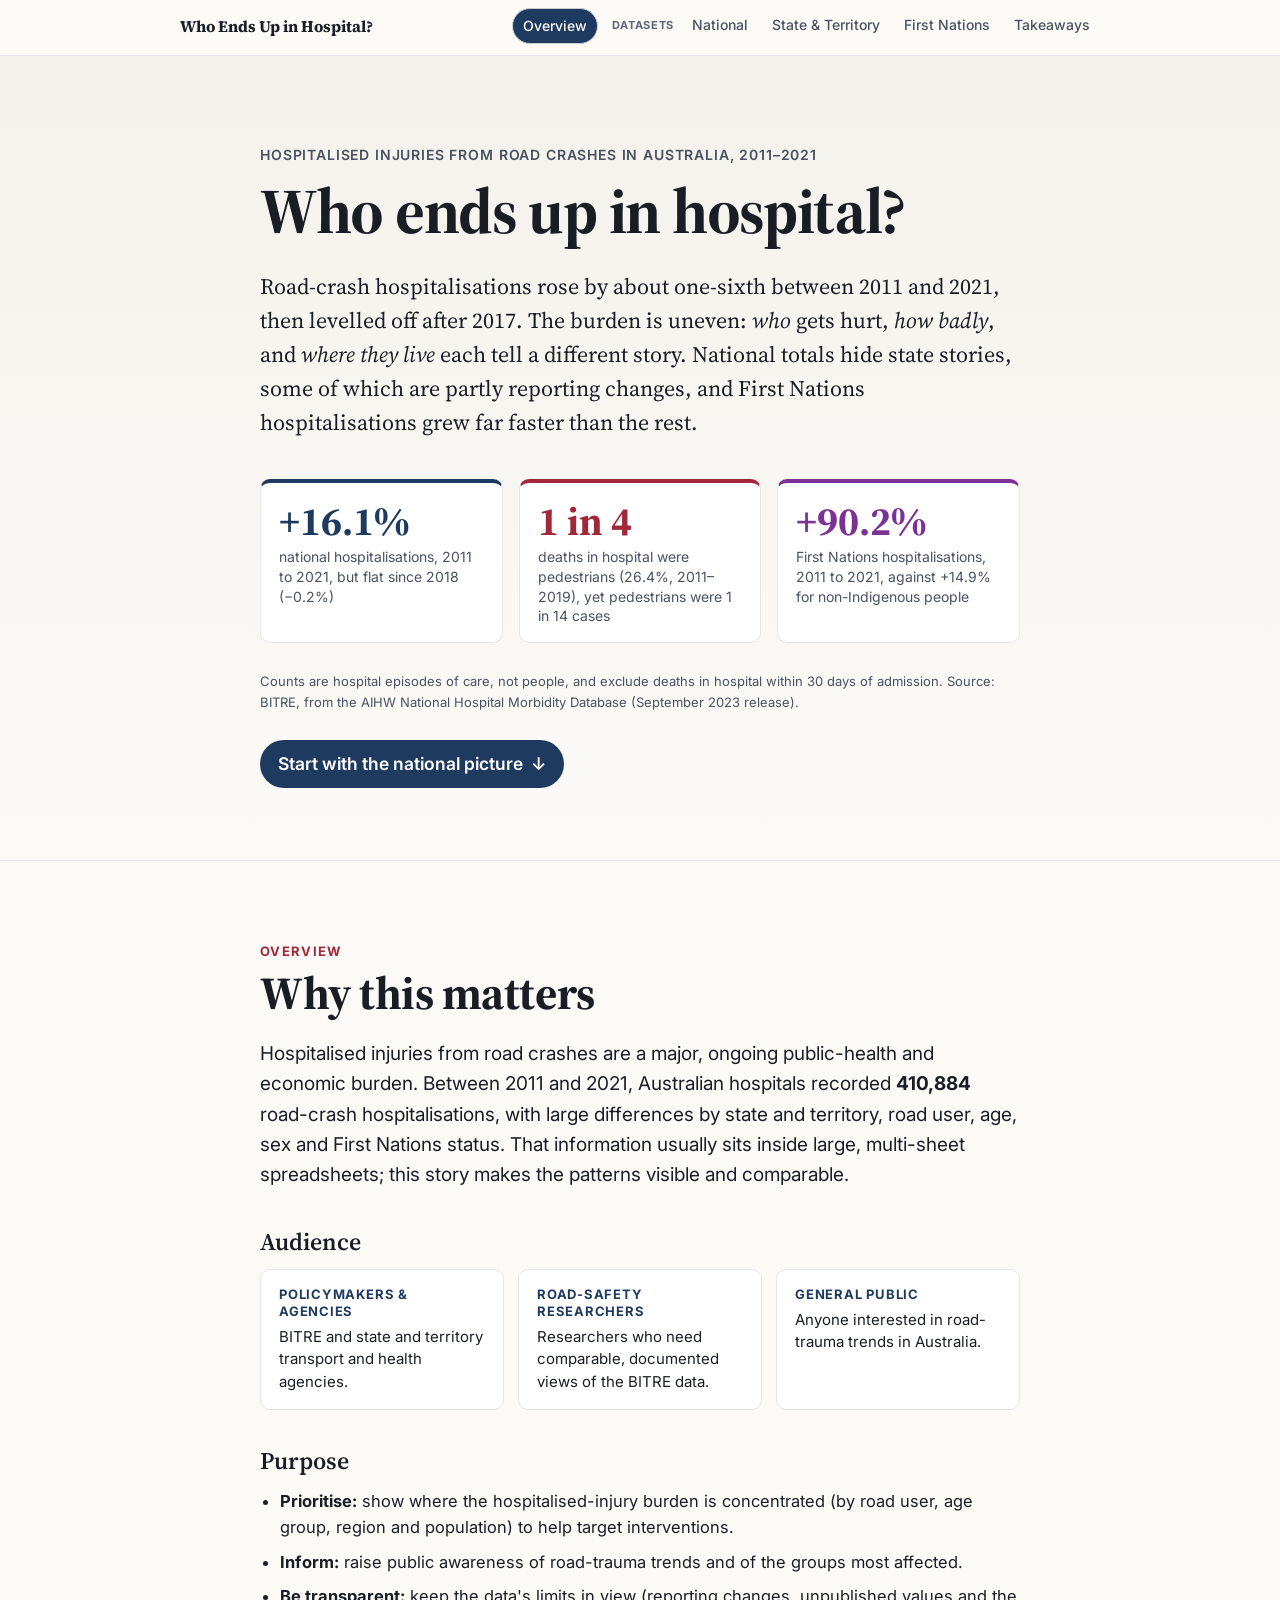
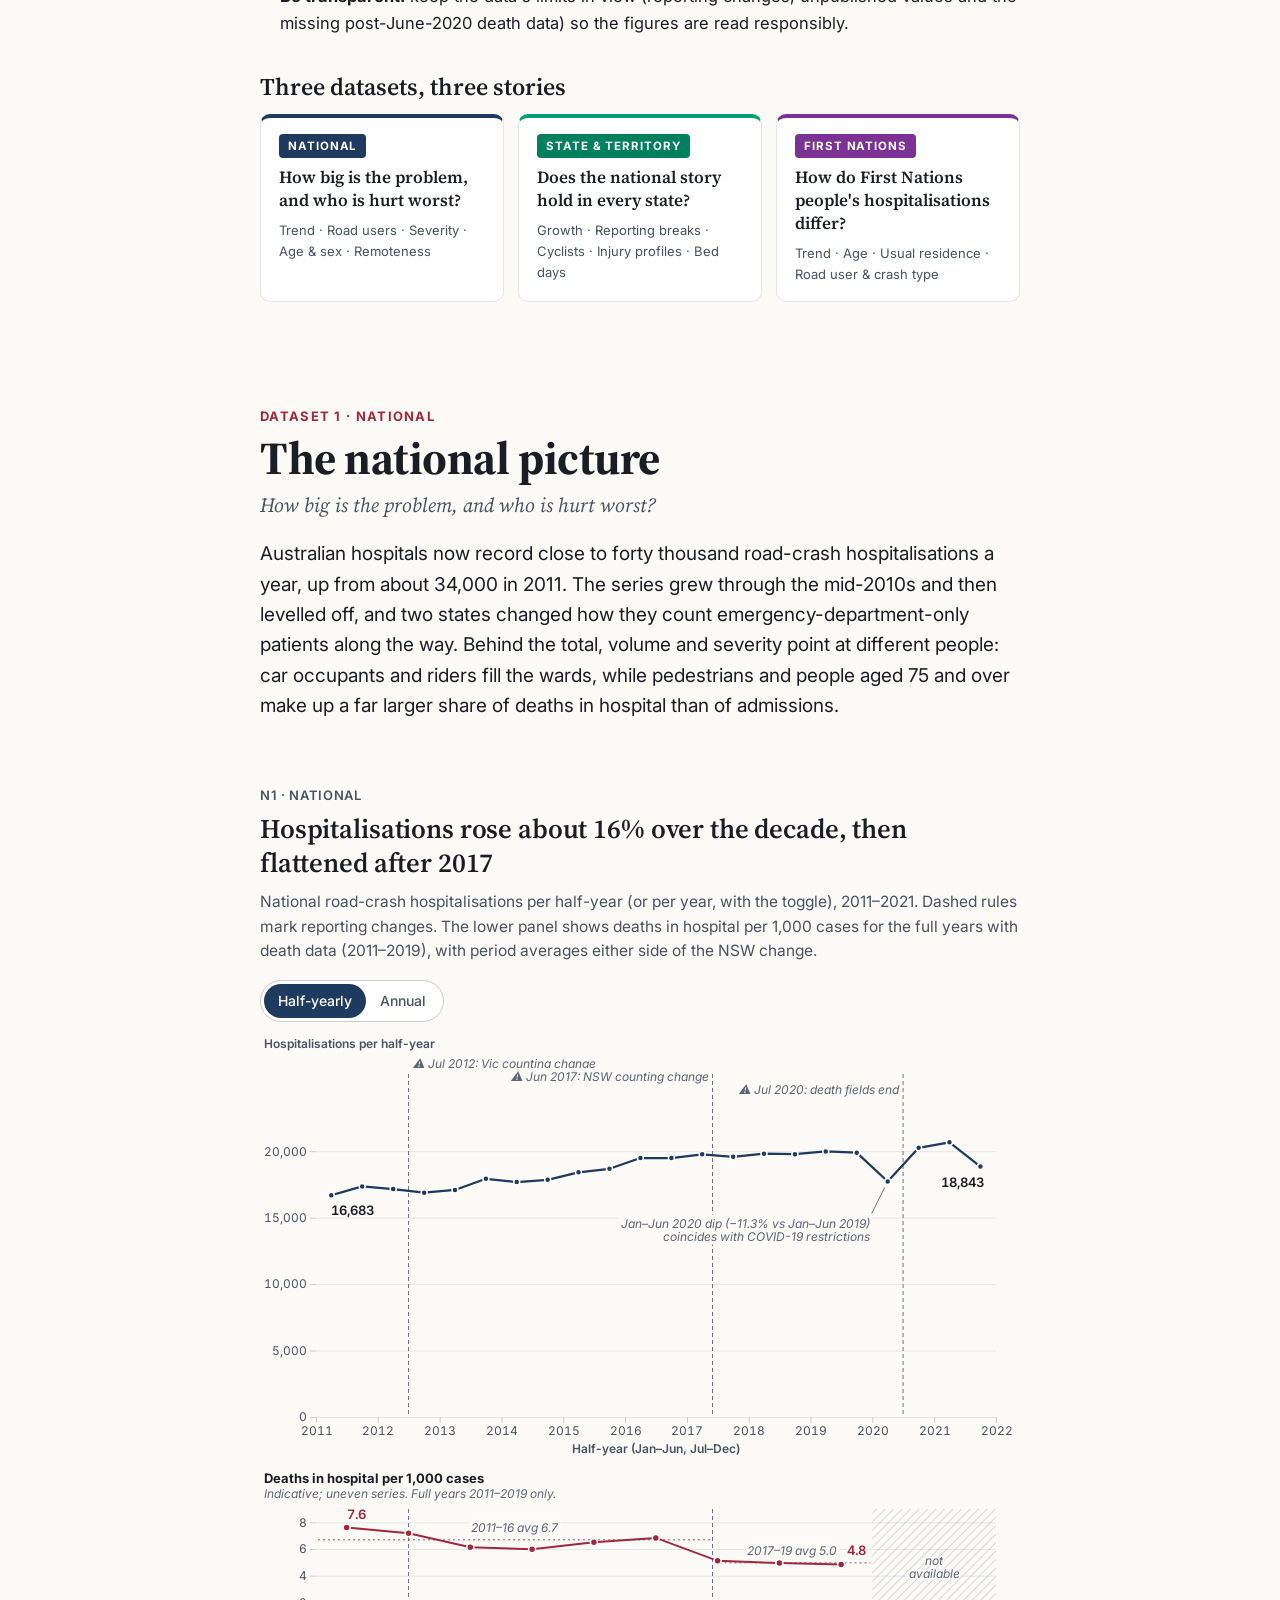
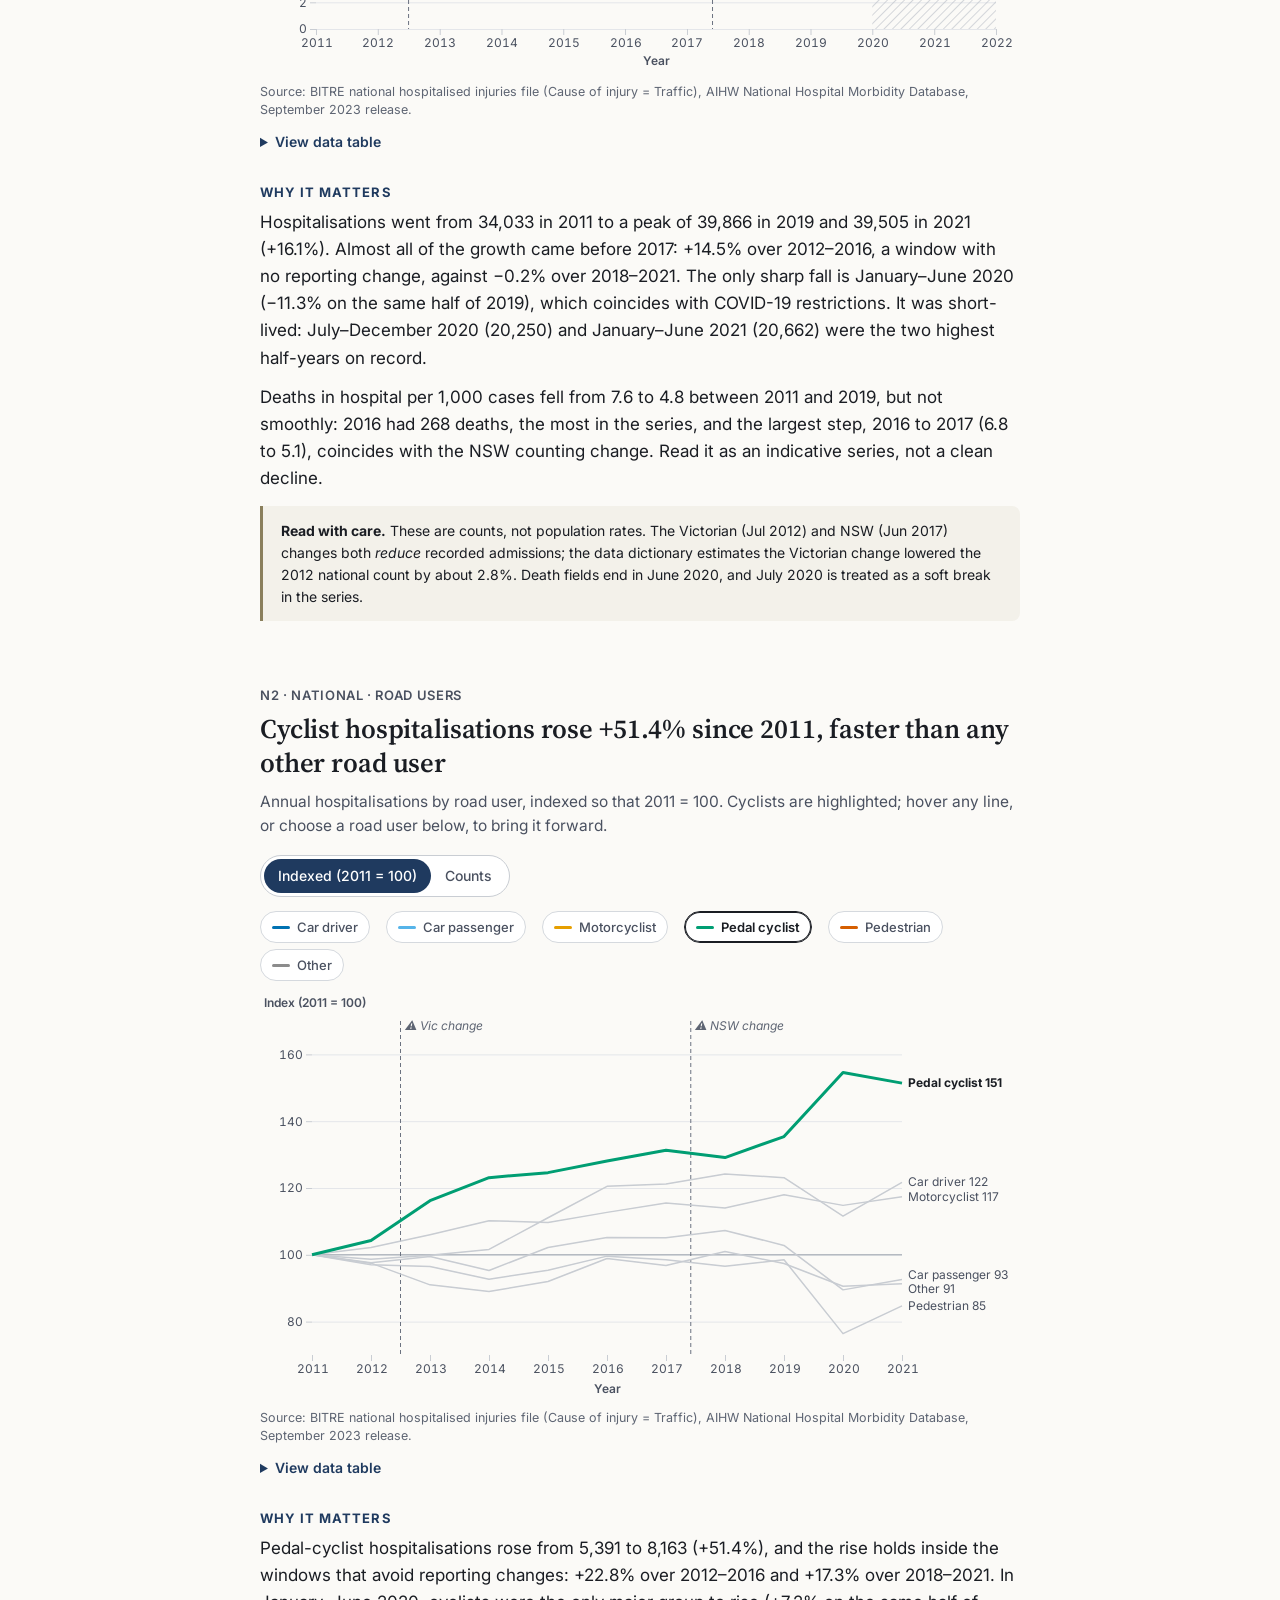
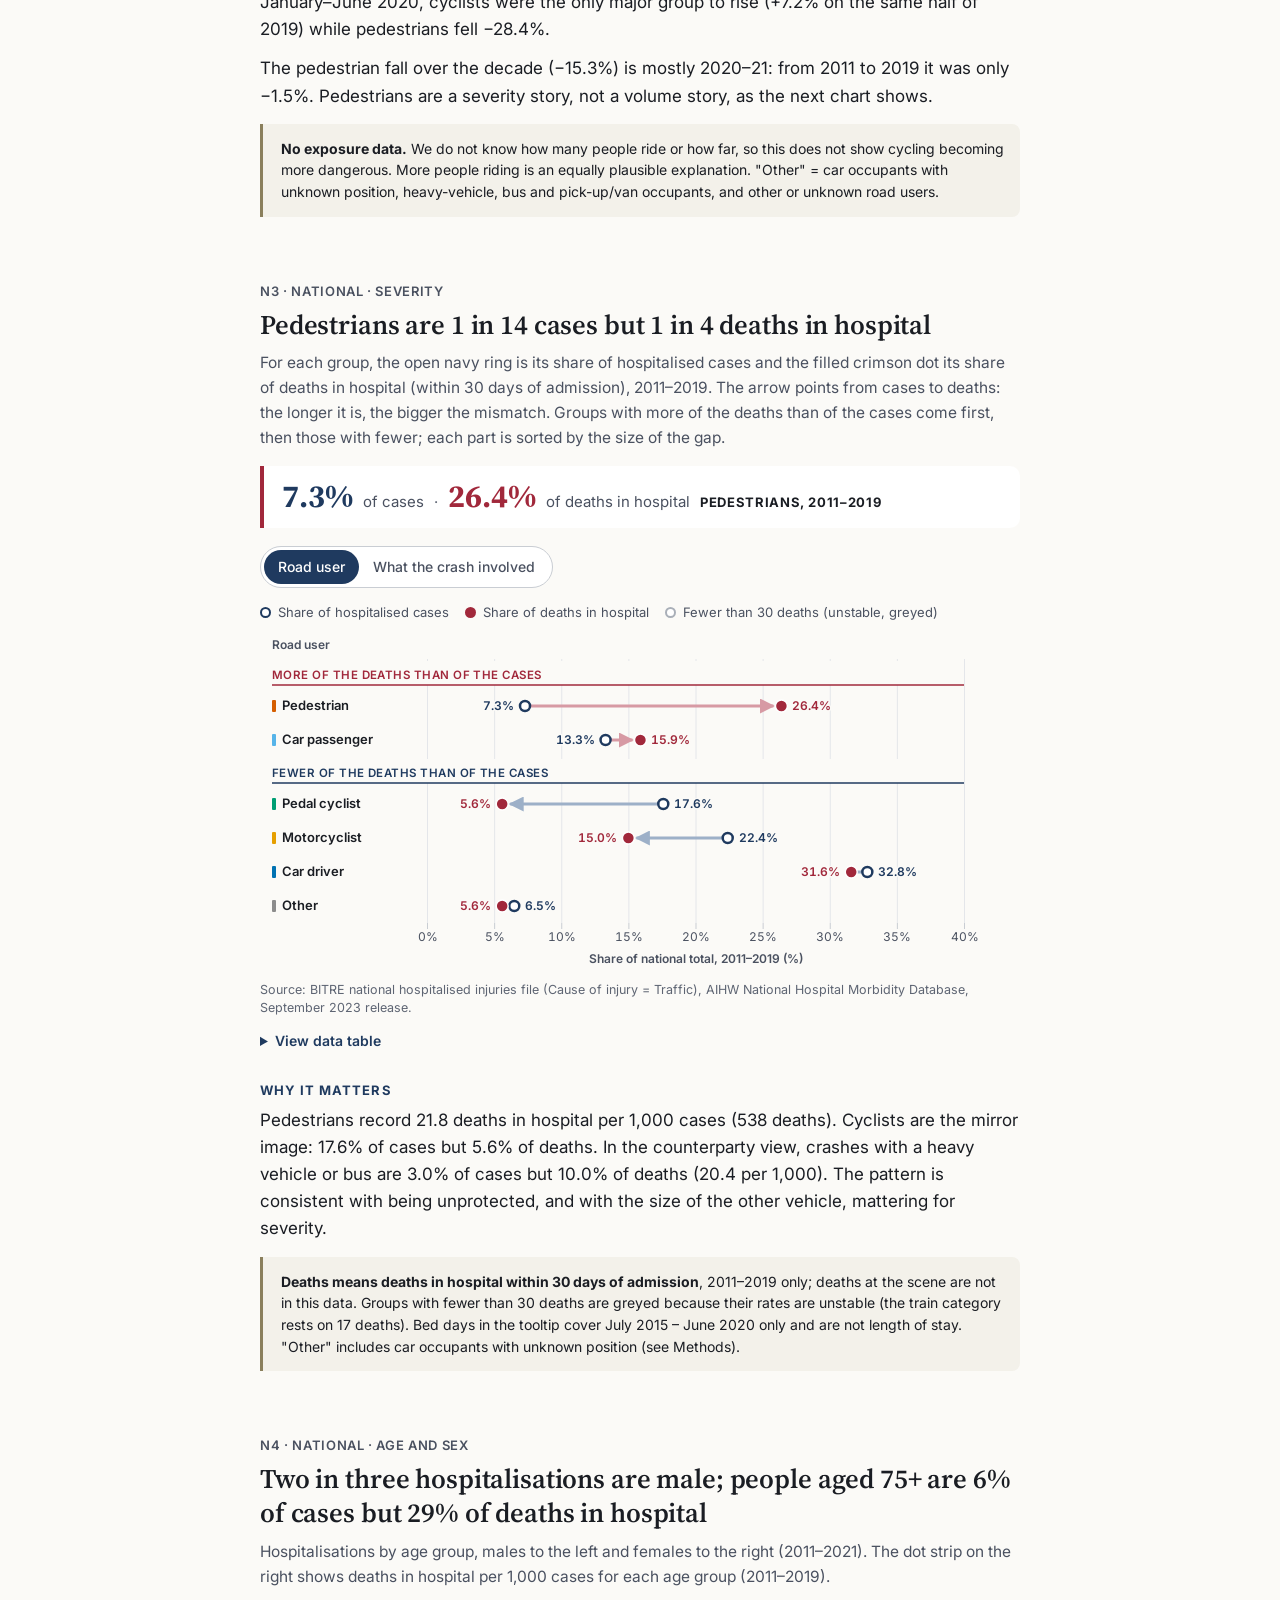
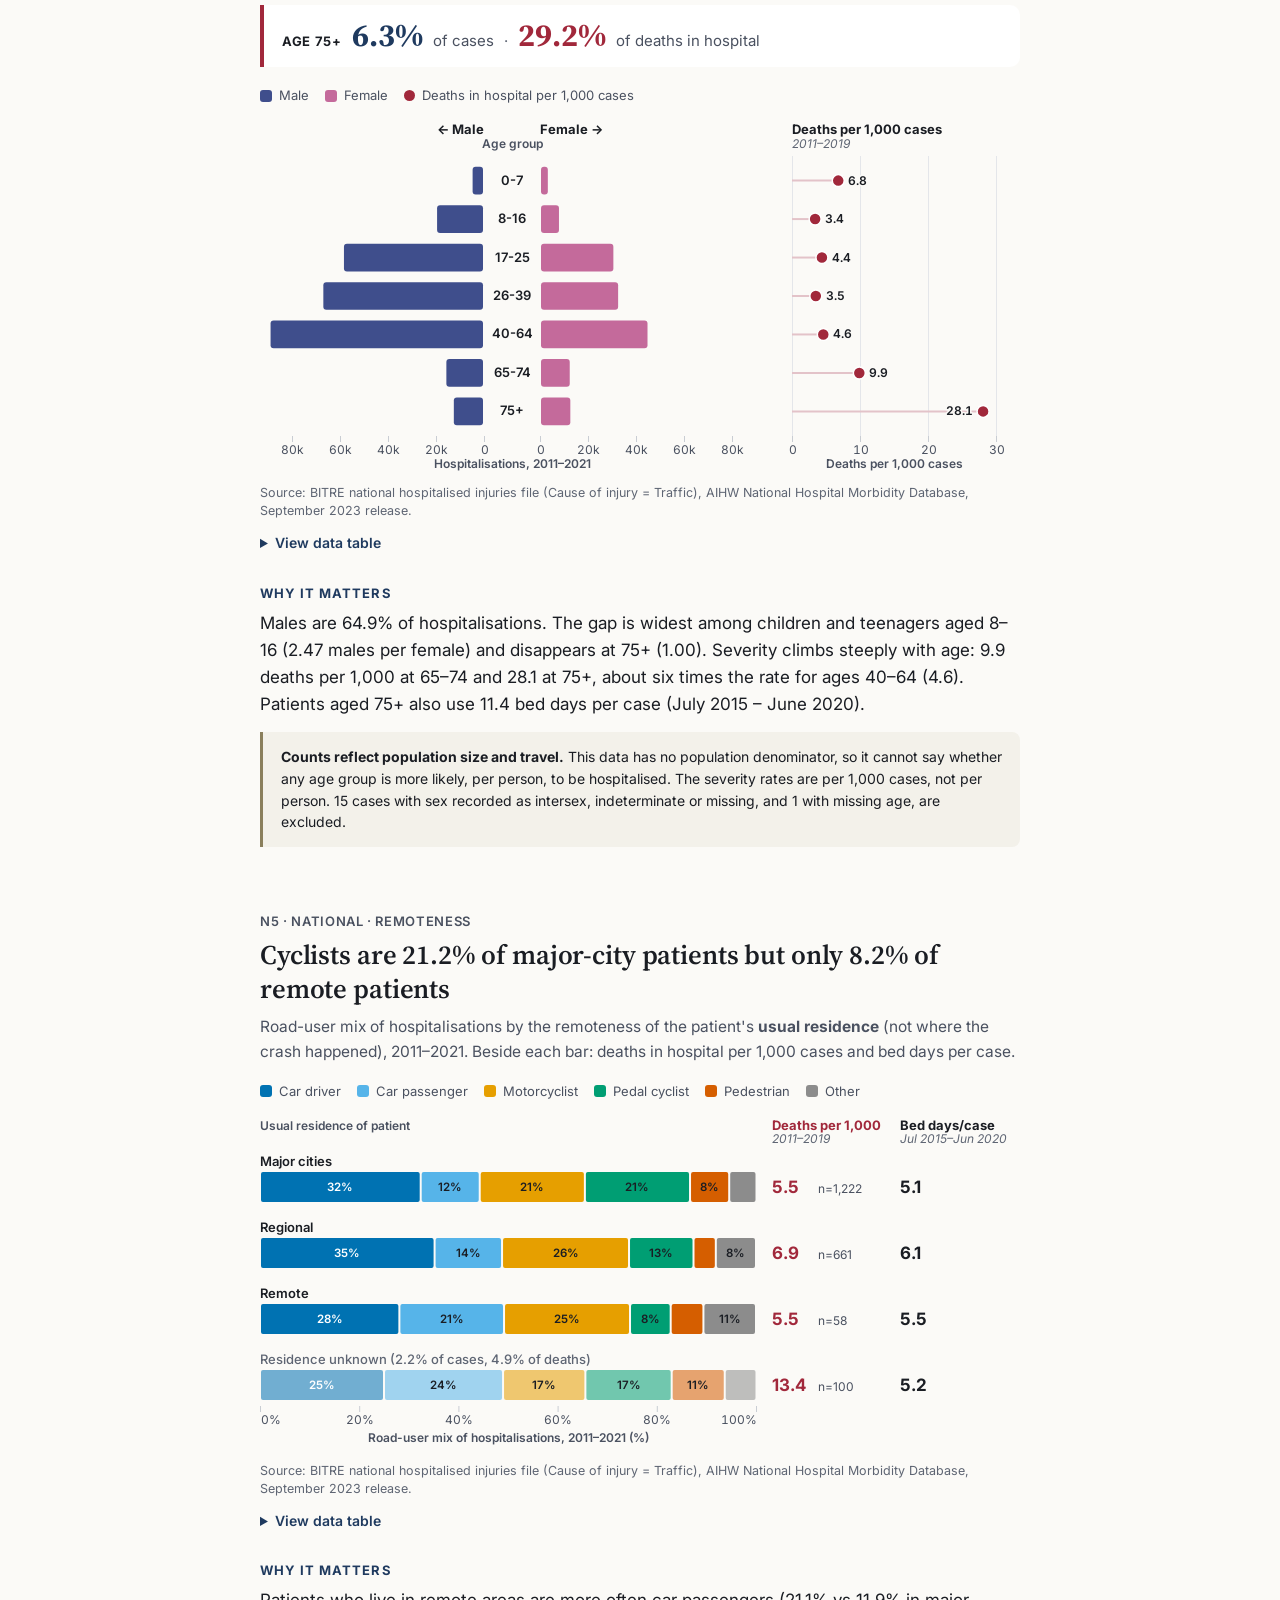
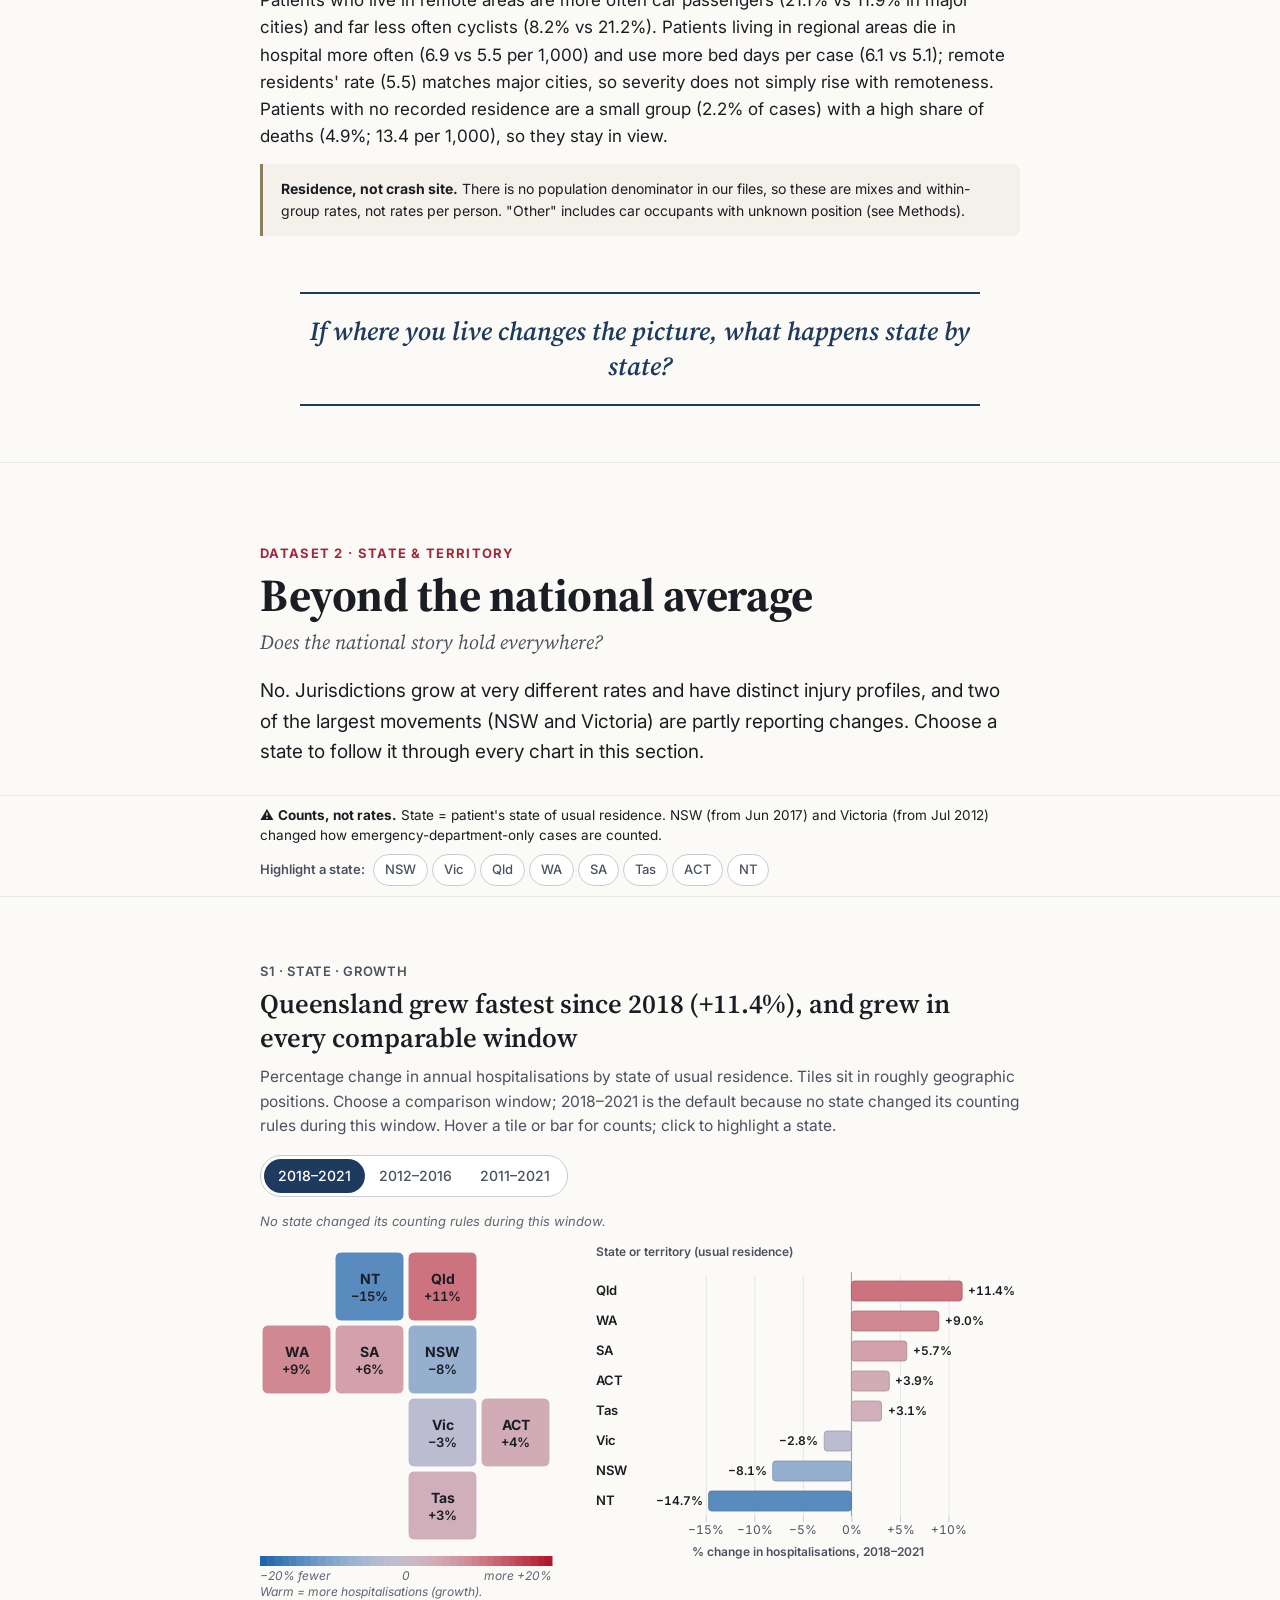
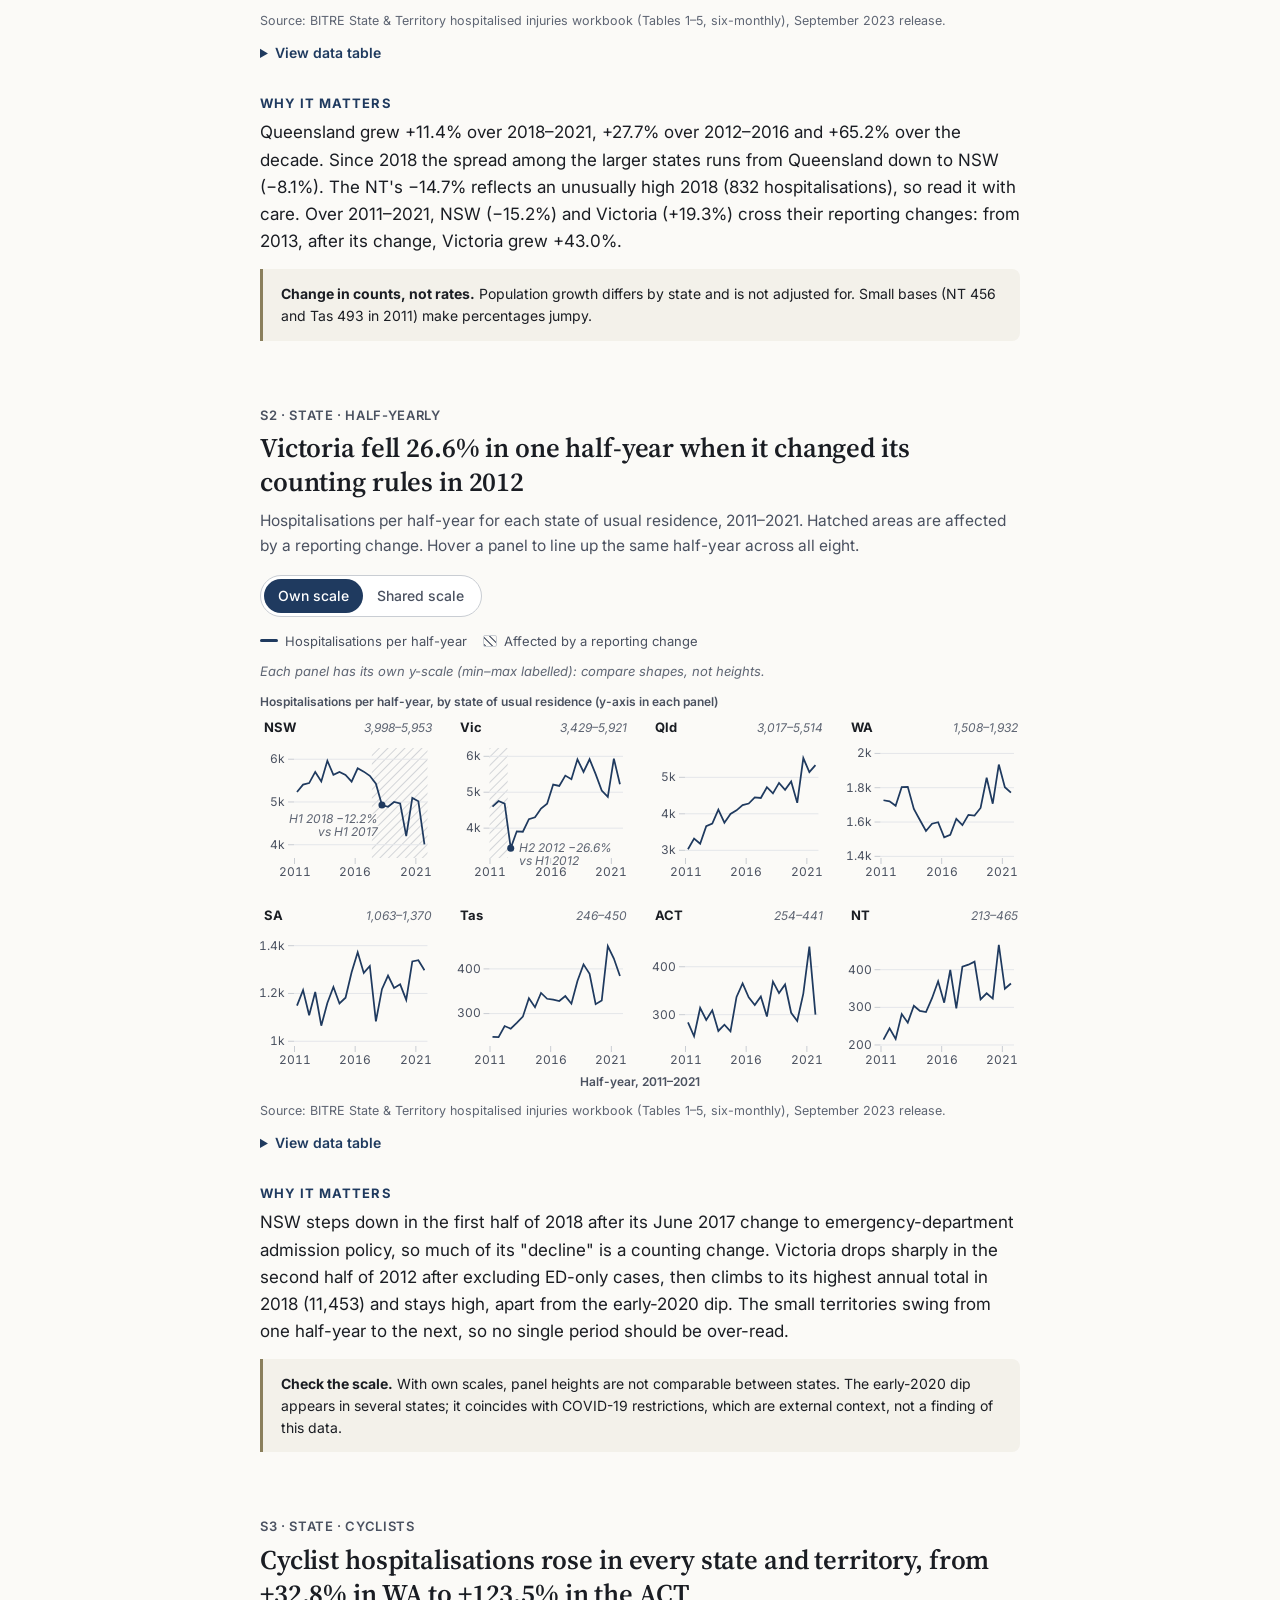
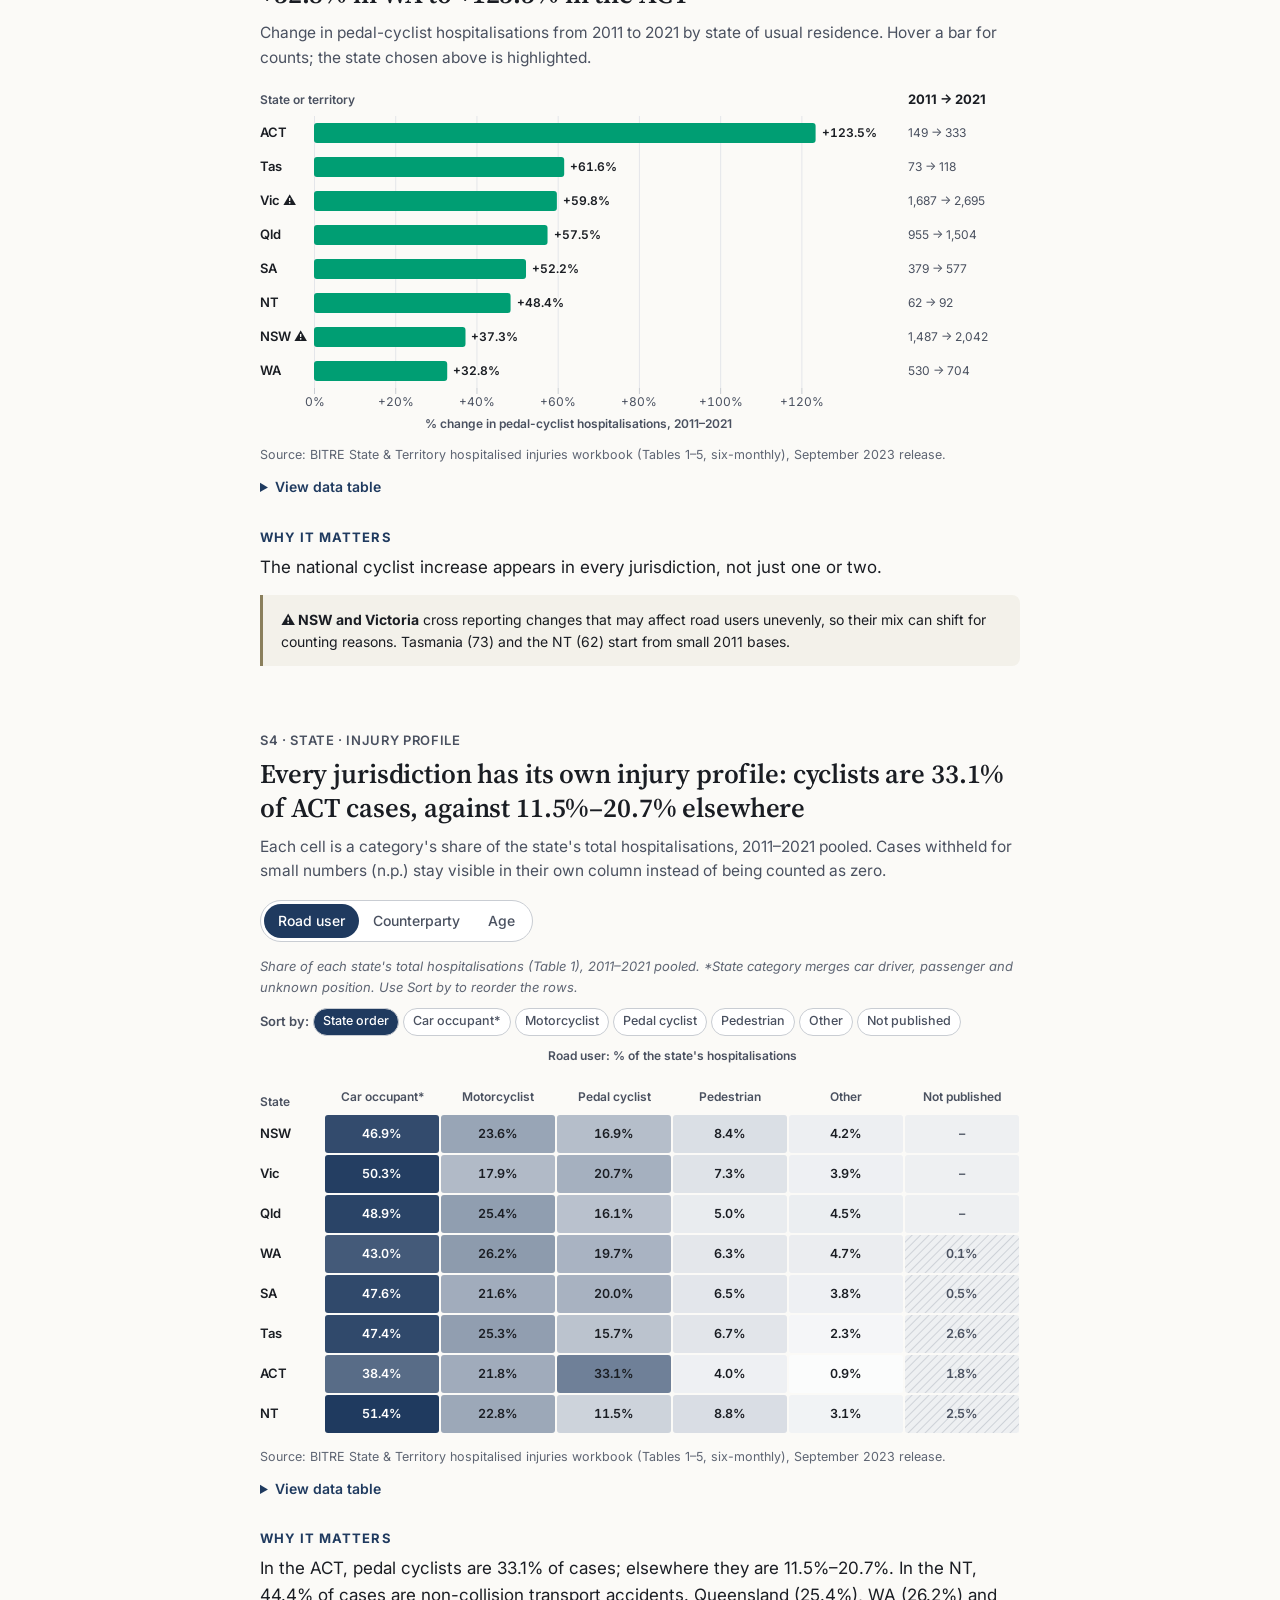
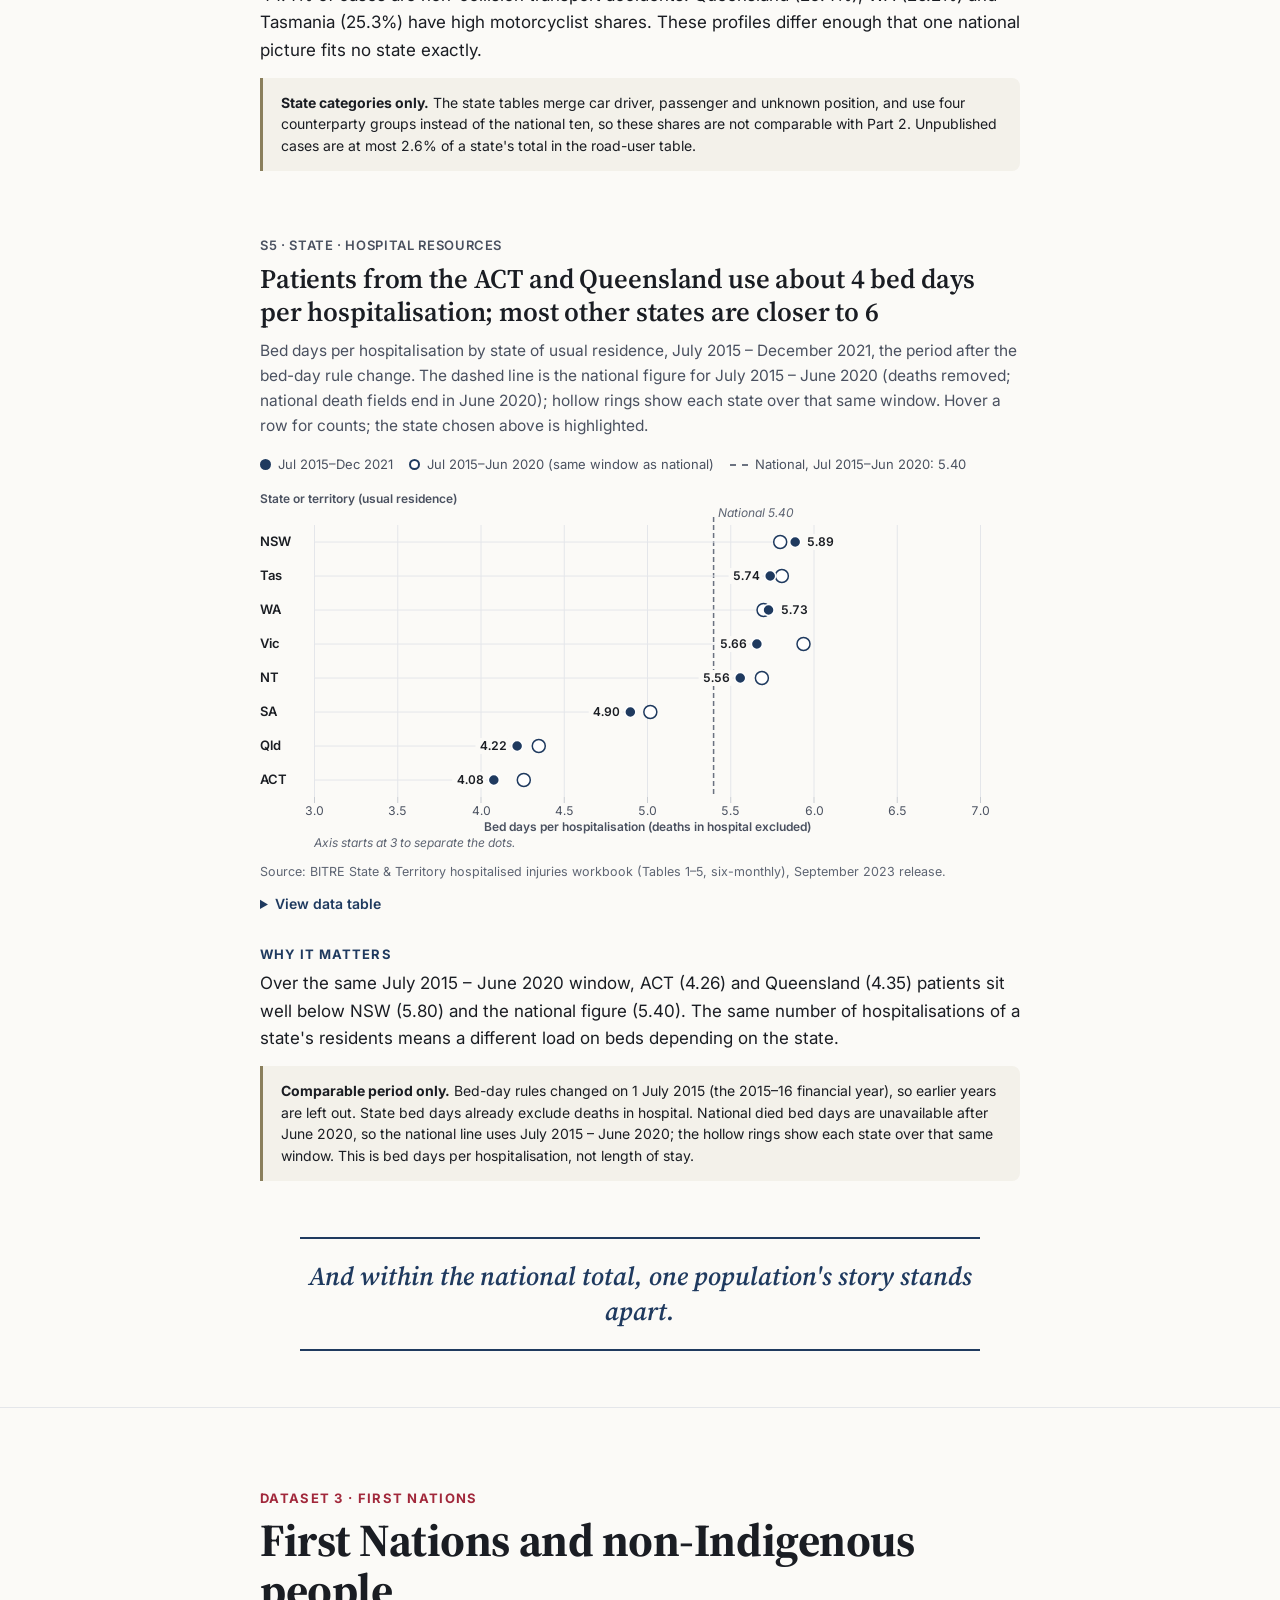
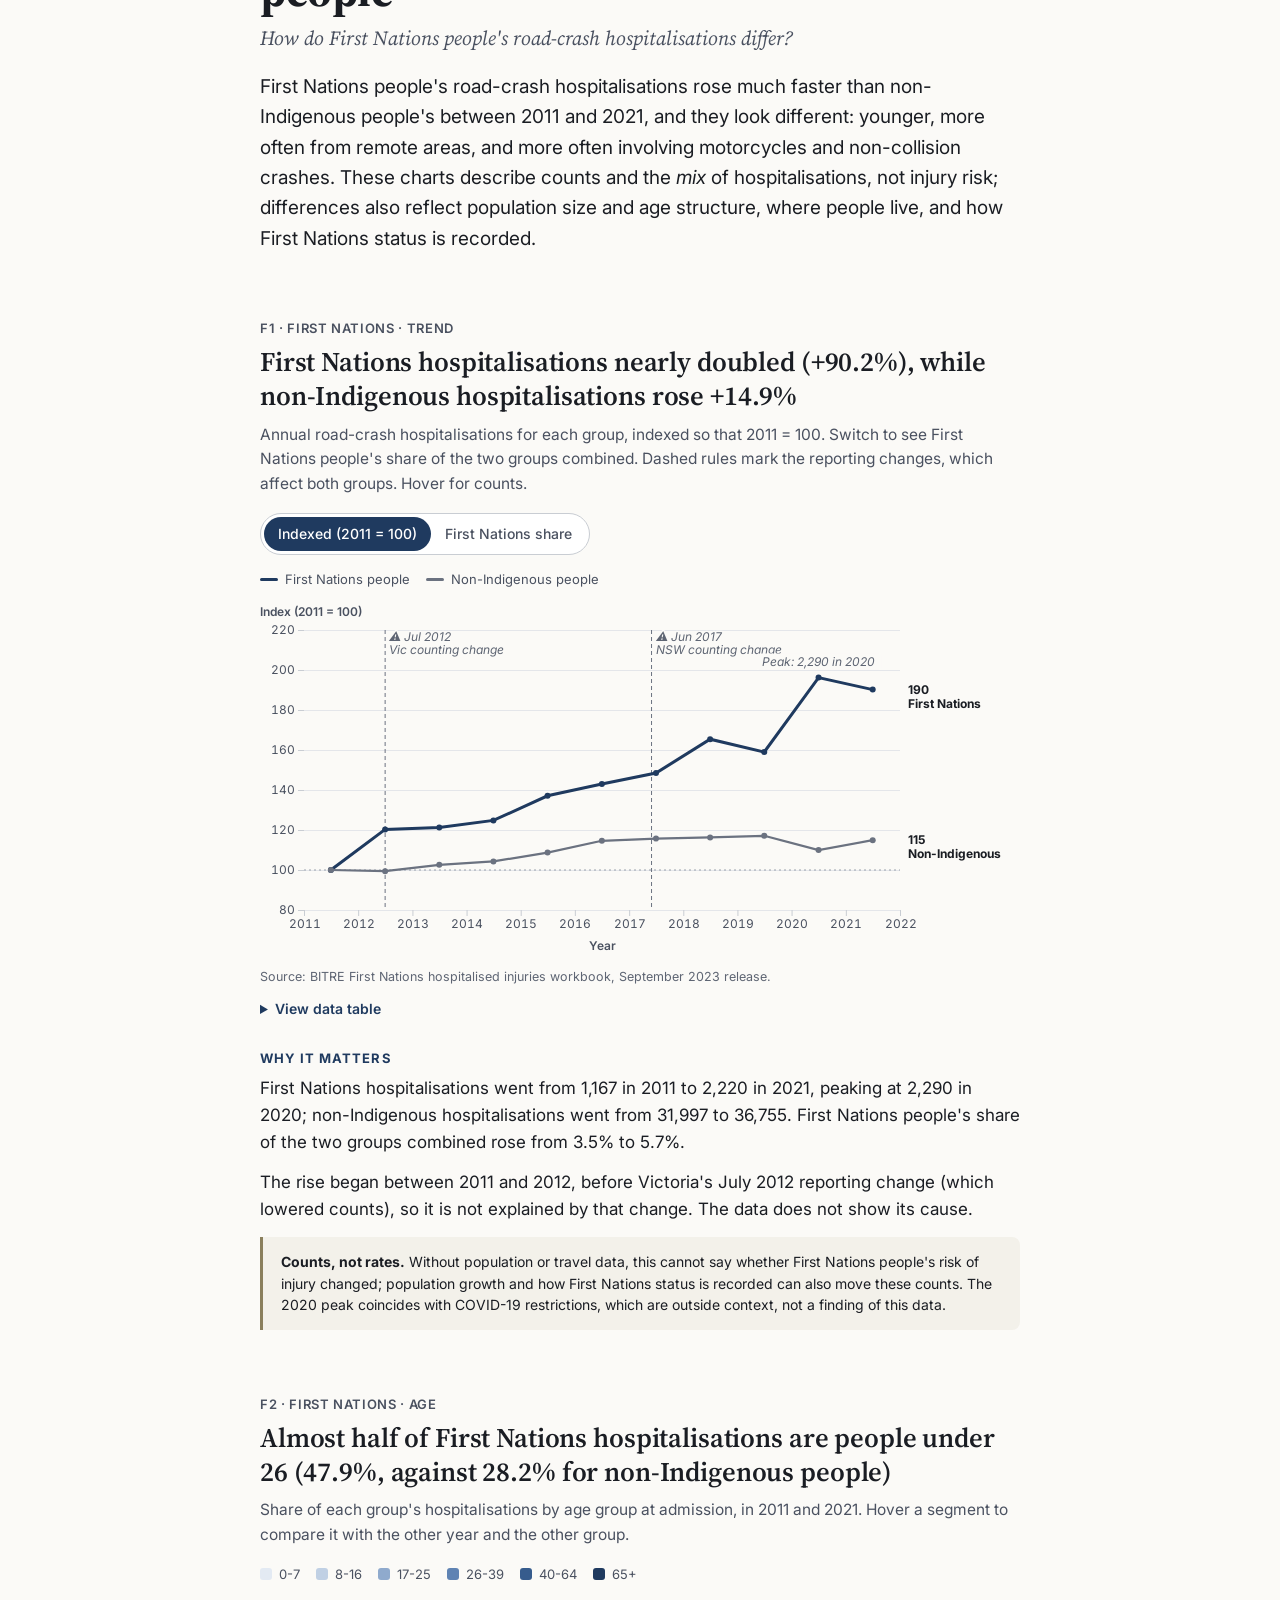
<file: index.html>
<!doctype html>
<html lang="en-AU">
<head>
  <meta charset="utf-8">
  <meta name="viewport" content="width=device-width, initial-scale=1, viewport-fit=cover">
  <title>Who Ends Up in Hospital? Road-crash injuries in Australia, 2011–2021</title>
  <meta name="description" content="Interactive data story on hospitalised road-crash injuries in Australia, 2011–2021, across the BITRE National, State & Territory and First Nations datasets.">
  <link rel="preconnect" href="https://fonts.googleapis.com">
  <link rel="preconnect" href="https://fonts.gstatic.com" crossorigin>
  <link rel="stylesheet" href="https://fonts.googleapis.com/css2?family=Inter:wght@400;500;600;700&family=Source+Serif+4:opsz,wght@8..60,400;8..60,600;8..60,700&display=swap">
  <link rel="stylesheet" href="assets/css/style.css">
</head>
<body>
<a class="skip-link" href="#national">Skip to the charts</a>

<header class="site-header">
  <nav class="site-nav" aria-label="Sections">
    <a class="brand" href="#overview">Who Ends Up in Hospital?</a>
    <ul>
      <li><a href="#overview" class="btn-overview">Overview</a></li>
      <li class="nav-ds" aria-hidden="true">Datasets</li>
      <li><a href="#national">National</a></li>
      <li><a href="#state">State &amp; Territory</a></li>
      <li><a href="#first-nations">First Nations</a></li>
      <li><a href="#takeaways">Takeaways</a></li>
    </ul>
  </nav>
  <div class="progress" aria-hidden="true"><span id="progress"></span></div>
</header>

<main id="top">

<!-- ================================================================ OVERVIEW -->
<div id="overview">
<section class="hero">
  <div class="wrap">
    <p class="eyebrow">Hospitalised injuries from road crashes in Australia, 2011–2021</p>
    <h1>Who ends up in hospital?</h1>
    <p class="lede">Road-crash hospitalisations rose by about one-sixth between 2011 and 2021, then levelled off after 2017. The burden is uneven: <em>who</em> gets hurt, <em>how badly</em>, and <em>where they live</em> each tell a different story. National totals hide state stories, some of which are partly reporting changes, and First Nations hospitalisations grew far faster than the rest.</p>
    <div class="stat-row">
      <div class="stat">
        <span class="stat-big" data-stat="g1121"></span>
        <span class="stat-label">national hospitalisations, 2011 to 2021, but flat since 2018 (<span data-stat="g1821"></span>)</span>
      </div>
      <div class="stat stat-sev">
        <span class="stat-big">1 in 4</span>
        <span class="stat-label">deaths in hospital were pedestrians (<span data-stat="pedDeaths"></span>, 2011–2019), yet pedestrians were 1 in 14 cases</span>
      </div>
      <div class="stat stat-fn">
        <span class="stat-big" data-stat="fnChg"></span>
        <span class="stat-label">First Nations hospitalisations, 2011 to 2021, against <span data-stat="niChg"></span> for non-Indigenous people</span>
      </div>
    </div>
    <p class="fineprint">Counts are hospital episodes of care, not people, and exclude deaths in hospital within 30 days of admission. Source: BITRE, from the AIHW National Hospital Morbidity Database (September 2023 release).</p>
    <a class="scroll-cue" href="#national">Start with the national picture <span aria-hidden="true">↓</span></a>
  </div>
</section>

<section class="part">
  <div class="wrap">
    <header class="part-head">
      <p class="part-num">Overview</p>
      <h2>Why this matters</h2>
    </header>
    <p class="prose">Hospitalised injuries from road crashes are a major, ongoing public-health and economic burden. Between 2011 and 2021, Australian hospitals recorded <strong><span data-stat="natTotal"></span></strong> road-crash hospitalisations, with large differences by state and territory, road user, age, sex and First Nations status. That information usually sits inside large, multi-sheet spreadsheets; this story makes the patterns visible and comparable.</p>

    <h3 class="sub-head">Audience</h3>
    <div class="ap-grid">
      <div class="ap-card"><h4>Policymakers &amp; agencies</h4><p>BITRE and state and territory transport and health agencies.</p></div>
      <div class="ap-card"><h4>Road-safety researchers</h4><p>Researchers who need comparable, documented views of the BITRE data.</p></div>
      <div class="ap-card"><h4>General public</h4><p>Anyone interested in road-trauma trends in Australia.</p></div>
    </div>

    <h3 class="sub-head">Purpose</h3>
    <ul class="tasks">
      <li><strong>Prioritise:</strong> show where the hospitalised-injury burden is concentrated (by road user, age group, region and population) to help target interventions.</li>
      <li><strong>Inform:</strong> raise public awareness of road-trauma trends and of the groups most affected.</li>
      <li><strong>Be transparent:</strong> keep the data's limits in view (reporting changes, unpublished values and the missing post-June-2020 death data) so the figures are read responsibly.</li>
    </ul>

    <h3 class="sub-head">Three datasets, three stories</h3>
    <div class="ds-cards">
      <a class="ds-card" href="#national"><span class="ds-tag">National</span><p class="finding">How big is the problem, and who is hurt worst?</p><p class="meta">Trend · Road users · Severity · Age &amp; sex · Remoteness</p></a>
      <a class="ds-card st" href="#state"><span class="ds-tag st">State &amp; Territory</span><p class="finding">Does the national story hold in every state?</p><p class="meta">Growth · Reporting breaks · Cyclists · Injury profiles · Bed days</p></a>
      <a class="ds-card fn" href="#first-nations"><span class="ds-tag fn">First Nations</span><p class="finding">How do First Nations people's hospitalisations differ?</p><p class="meta">Trend · Age · Usual residence · Road user &amp; crash type</p></a>
    </div>
  </div>
</section>
</div>

<!-- ================================================================ THE NATIONAL PICTURE -->
<section id="national" class="part">
  <div class="wrap">
    <header class="part-head">
      <p class="part-num">Dataset 1 · National</p>
      <h2>The national picture</h2>
      <p class="part-q">How big is the problem, and who is hurt worst?</p>
    </header>
    <p class="prose">Australian hospitals now record close to forty thousand road-crash hospitalisations a year, up from about 34,000 in 2011. The series grew through the mid-2010s and then levelled off, and two states changed how they count emergency-department-only patients along the way. Behind the total, volume and severity point at different people: car occupants and riders fill the wards, while pedestrians and people aged 75 and over make up a far larger share of deaths in hospital than of admissions.</p>
  </div>
  <article class="chart-block wide" id="n1">
    <div class="wrap">
      <p class="kicker">N1 · National</p>
      <h3 class="chart-headline">Hospitalisations rose about 16% over the decade, then flattened after 2017</h3>
      <p class="chart-desc">National road-crash hospitalisations per half-year (or per year, with the toggle), 2011–2021. Dashed rules mark reporting changes. The lower panel shows deaths in hospital per 1,000 cases for the full years with death data (2011–2019), with period averages either side of the NSW change.</p>
      <div class="controls" data-chart="n1" role="group" aria-label="Time resolution">
        <button type="button" data-opt="mode" data-value="half">Half-yearly</button>
        <button type="button" data-opt="mode" data-value="annual">Annual</button>
      </div>
    </div>
    <div class="wrap-wide"><div class="chart" id="chart-n1" data-chart="n1"></div><p class="chart-source">Source: BITRE national hospitalised injuries file (Cause of injury = Traffic), AIHW National Hospital Morbidity Database, September 2023 release.</p></div>
    <div class="wrap">
      <details class="table-toggle"><summary>View data table</summary><div class="table-wrap" id="table-n1"></div></details>
      <div class="why">
        <h4>Why it matters</h4>
        <p>Hospitalisations went from <span data-stat="h2011"></span> in 2011 to a peak of <span data-stat="h2019"></span> in 2019 and <span data-stat="h2021"></span> in 2021 (<span data-stat="g1121"></span>). Almost all of the growth came before 2017: <span data-stat="g1216"></span> over 2012–2016, a window with no reporting change, against <span data-stat="g1821"></span> over 2018–2021. The only sharp fall is January–June 2020 (<span data-stat="covidH1"></span> on the same half of 2019), which coincides with COVID-19 restrictions. It was short-lived: July–December 2020 (<span data-stat="h2020H2"></span>) and January–June 2021 (<span data-stat="h2021H1"></span>) were the two highest half-years on record.</p>
        <p>Deaths in hospital per 1,000 cases fell from <span data-stat="dr2011"></span> to <span data-stat="dr2019"></span> between 2011 and 2019, but not smoothly: 2016 had <span data-stat="d2016"></span> deaths, the most in the series, and the largest step, 2016 to 2017 (<span data-stat="dr2016"></span> to <span data-stat="dr2017"></span>), coincides with the NSW counting change. Read it as an indicative series, not a clean decline.</p>
      </div>
      <aside class="caveat" aria-label="Caveat">
        <strong>Read with care.</strong> These are counts, not population rates. The Victorian (Jul 2012) and NSW (Jun 2017) changes both <em>reduce</em> recorded admissions; the data dictionary estimates the Victorian change lowered the 2012 national count by about 2.8%. Death fields end in June 2020, and July 2020 is treated as a soft break in the series.
      </aside>
    </div>
  </article>

  <article class="chart-block" id="n2">
    <div class="wrap">
      <p class="kicker">N2 · National · Road users</p>
      <h3 class="chart-headline">Cyclist hospitalisations rose <span data-stat="cyc1121"></span> since 2011, faster than any other road user</h3>
      <p class="chart-desc">Annual hospitalisations by road user, indexed so that 2011 = 100. Cyclists are highlighted; hover any line, or choose a road user below, to bring it forward.</p>
      <div class="controls" data-chart="n2" role="group" aria-label="Measure">
        <button type="button" data-opt="mode" data-value="index">Indexed (2011 = 100)</button>
        <button type="button" data-opt="mode" data-value="count">Counts</button>
      </div>
      <div class="chart" id="chart-n2" data-chart="n2"></div><p class="chart-source">Source: BITRE national hospitalised injuries file (Cause of injury = Traffic), AIHW National Hospital Morbidity Database, September 2023 release.</p>
      <details class="table-toggle"><summary>View data table</summary><div class="table-wrap" id="table-n2"></div></details>
      <div class="why">
        <h4>Why it matters</h4>
        <p>Pedal-cyclist hospitalisations rose from <span data-stat="cyc2011"></span> to <span data-stat="cyc2021"></span> (<span data-stat="cyc1121"></span>), and the rise holds inside the windows that avoid reporting changes: <span data-stat="cyc1216"></span> over 2012–2016 and <span data-stat="cyc1821"></span> over 2018–2021. In January–June 2020, cyclists were the only major group to rise (<span data-stat="cycCovid"></span> on the same half of 2019) while pedestrians fell <span data-stat="pedCovid"></span>.</p>
        <p>The pedestrian fall over the decade (<span data-stat="ped1121"></span>) is mostly 2020–21: from 2011 to 2019 it was only <span data-stat="ped1119"></span>. Pedestrians are a severity story, not a volume story, as the next chart shows.</p>
      </div>
      <aside class="caveat"><strong>No exposure data.</strong> We do not know how many people ride or how far, so this does not show cycling becoming more dangerous. More people riding is an equally plausible explanation. "Other" = car occupants with unknown position, heavy-vehicle, bus and pick-up/van occupants, and other or unknown road users.</aside>
    </div>
  </article>

  <article class="chart-block" id="n3">
    <div class="wrap">
      <p class="kicker">N3 · National · Severity</p>
      <h3 class="chart-headline">Pedestrians are 1 in 14 cases but 1 in 4 deaths in hospital</h3>
      <p class="chart-desc">For each group, the open navy ring is its share of hospitalised cases and the filled crimson dot its share of deaths in hospital (within 30 days of admission), 2011–2019. The arrow points from cases to deaths: the longer it is, the bigger the mismatch. Groups with more of the deaths than of the cases come first, then those with fewer; each part is sorted by the size of the gap.</p>
      <div class="callout-stat sev"><span class="big cases"><span data-stat="pedCases"></span></span> of cases <span class="dot" aria-hidden="true">·</span> <span class="big deaths"><span data-stat="pedDeaths"></span></span> of deaths in hospital <span class="who">Pedestrians, 2011–2019</span></div>
      <div class="controls" data-chart="n3" role="group" aria-label="Grouping">
        <button type="button" data-opt="mode" data-value="roadUser">Road user</button>
        <button type="button" data-opt="mode" data-value="counterparty">What the crash involved</button>
      </div>
      <div class="chart" id="chart-n3" data-chart="n3"></div><p class="chart-source">Source: BITRE national hospitalised injuries file (Cause of injury = Traffic), AIHW National Hospital Morbidity Database, September 2023 release.</p>
      <details class="table-toggle"><summary>View data table</summary><div class="table-wrap" id="table-n3"></div></details>
      <div class="why">
        <h4>Why it matters</h4>
        <p>Pedestrians record <span data-stat="pedRate"></span> deaths in hospital per 1,000 cases (<span data-stat="pedN"></span> deaths). Cyclists are the mirror image: <span data-stat="cycCases"></span> of cases but <span data-stat="cycDeaths"></span> of deaths. In the counterparty view, crashes with a heavy vehicle or bus are <span data-stat="hvCases"></span> of cases but <span data-stat="hvDeaths"></span> of deaths (<span data-stat="hvRate"></span> per 1,000). The pattern is consistent with being unprotected, and with the size of the other vehicle, mattering for severity.</p>
      </div>
      <aside class="caveat"><strong>Deaths means deaths in hospital within 30 days of admission</strong>, 2011–2019 only; deaths at the scene are not in this data. Groups with fewer than 30 deaths are greyed because their rates are unstable (the train category rests on 17 deaths). Bed days in the tooltip cover July 2015 – June 2020 only and are not length of stay. "Other" includes car occupants with unknown position (see Methods).</aside>
    </div>
  </article>

  <article class="chart-block" id="n4">
    <div class="wrap">
      <p class="kicker">N4 · National · Age and sex</p>
      <h3 class="chart-headline">Two in three hospitalisations are male; people aged 75+ are 6% of cases but 29% of deaths in hospital</h3>
      <p class="chart-desc">Hospitalisations by age group, males to the left and females to the right (2011–2021). The dot strip on the right shows deaths in hospital per 1,000 cases for each age group (2011–2019).</p>
      <div class="callout-stat sev"><span class="who">Age 75+</span> <span class="big cases"><span data-stat="a75Cases"></span></span> of cases <span class="dot" aria-hidden="true">·</span> <span class="big deaths"><span data-stat="a75Deaths"></span></span> of deaths in hospital</div>
      <div class="chart" id="chart-n4" data-chart="n4"></div><p class="chart-source">Source: BITRE national hospitalised injuries file (Cause of injury = Traffic), AIHW National Hospital Morbidity Database, September 2023 release.</p>
      <details class="table-toggle"><summary>View data table</summary><div class="table-wrap" id="table-n4"></div></details>
      <div class="why">
        <h4>Why it matters</h4>
        <p>Males are <span data-stat="male"></span> of hospitalisations. The gap is widest among children and teenagers aged 8–16 (<span data-stat="ratio816"></span> males per female) and disappears at 75+ (<span data-stat="ratio75"></span>). Severity climbs steeply with age: <span data-stat="a6574Rate"></span> deaths per 1,000 at 65–74 and <span data-stat="a75Rate"></span> at 75+, about six times the rate for ages 40–64 (<span data-stat="a4064Rate"></span>). Patients aged 75+ also use <span data-stat="a75Bd"></span> bed days per case (July 2015 – June 2020).</p>
      </div>
      <aside class="caveat"><strong>Counts reflect population size and travel.</strong> This data has no population denominator, so it cannot say whether any age group is more likely, per person, to be hospitalised. The severity rates are per 1,000 cases, not per person. 15 cases with sex recorded as intersex, indeterminate or missing, and 1 with missing age, are excluded.</aside>
    </div>
  </article>

  <article class="chart-block" id="n5">
    <div class="wrap">
      <p class="kicker">N5 · National · Remoteness</p>
      <h3 class="chart-headline">Cyclists are <span data-stat="cycCity"></span> of major-city patients but only <span data-stat="cycRemote"></span> of remote patients</h3>
      <p class="chart-desc">Road-user mix of hospitalisations by the remoteness of the patient's <strong>usual residence</strong> (not where the crash happened), 2011–2021. Beside each bar: deaths in hospital per 1,000 cases and bed days per case.</p>
      <div class="chart" id="chart-n5" data-chart="n5"></div><p class="chart-source">Source: BITRE national hospitalised injuries file (Cause of injury = Traffic), AIHW National Hospital Morbidity Database, September 2023 release.</p>
      <details class="table-toggle"><summary>View data table</summary><div class="table-wrap" id="table-n5"></div></details>
      <div class="why">
        <h4>Why it matters</h4>
        <p>Patients who live in remote areas are more often car passengers (<span data-stat="paxRemote"></span> vs <span data-stat="paxCity"></span> in major cities) and far less often cyclists (<span data-stat="cycRemote"></span> vs <span data-stat="cycCity"></span>). Patients living in regional areas die in hospital more often (<span data-stat="regRate"></span> vs <span data-stat="cityRate"></span> per 1,000) and use more bed days per case (<span data-stat="regBd"></span> vs <span data-stat="cityBd"></span>); remote residents' rate (<span data-stat="remRate"></span>) matches major cities, so severity does not simply rise with remoteness. Patients with no recorded residence are a small group (<span data-stat="missCases"></span> of cases) with a high share of deaths (<span data-stat="missDeaths"></span>; <span data-stat="missRate"></span> per 1,000), so they stay in view.</p>
      </div>
      <aside class="caveat"><strong>Residence, not crash site.</strong> There is no population denominator in our files, so these are mixes and within-group rates, not rates per person. "Other" includes car occupants with unknown position (see Methods).</aside>
    </div>
  </article>


  <p class="transition"><span>If where you live changes the picture, what happens state by state?</span></p>
</section>

<!-- ================================================================ BEYOND THE NATIONAL AVERAGE -->
<section id="state" class="part">
  <div class="wrap">
    <header class="part-head">
      <p class="part-num">Dataset 2 · State &amp; Territory</p>
      <h2>Beyond the national average</h2>
      <p class="part-q">Does the national story hold everywhere?</p>
    </header>
    <p class="prose">No. Jurisdictions grow at very different rates and have distinct injury profiles, and two of the largest movements (NSW and Victoria) are partly reporting changes. Choose a state to follow it through every chart in this section.</p>
  </div>
  <div class="state-bar" role="region" aria-label="State selector">
    <div class="wrap">
      <p class="banner"><span aria-hidden="true">⚠</span> <strong>Counts, not rates.</strong> <span class="banner-full">State = patient's state of usual residence. NSW (from Jun 2017) and Victoria (from Jul 2012) changed how emergency-department-only cases are counted.</span><span class="banner-short">By usual residence; NSW and Vic counting changes.</span></p>
      <div class="state-picker">
        <span class="sort-label" id="state-label">Highlight a state:</span>
        <div id="state-buttons" class="chips" role="group" aria-labelledby="state-label"></div>
        <button type="button" id="state-clear" class="chip chip-clear" hidden>Clear</button>
        <span id="state-status" class="sr-only" aria-live="polite">No state selected</span>
      </div>
    </div>
  </div>


  <article class="chart-block wide" id="s1">
    <div class="wrap">
      <p class="kicker">S1 · State · Growth</p>
      <h3 class="chart-headline">Queensland grew fastest since 2018 (<span data-stat="qld1821"></span>), and grew in every comparable window</h3>
      <p class="chart-desc">Percentage change in annual hospitalisations by state of usual residence. Tiles sit in roughly geographic positions. Choose a comparison window; 2018–2021 is the default because no state changed its counting rules during this window. Hover a tile or bar for counts; click to highlight a state.</p>
      <div class="controls" data-chart="s1" role="group" aria-label="Comparison window">
        <button type="button" data-opt="window" data-value="2018-2021">2018–2021</button>
        <button type="button" data-opt="window" data-value="2012-2016">2012–2016</button>
        <button type="button" data-opt="window" data-value="2011-2021">2011–2021</button>
      </div>
    </div>
    <div class="wrap-wide"><div class="chart" id="chart-s1" data-chart="s1"></div><p class="chart-source">Source: BITRE State &amp; Territory hospitalised injuries workbook (Tables 1–5, six-monthly), September 2023 release.</p></div>
    <div class="wrap">
      <details class="table-toggle"><summary>View data table</summary><div class="table-wrap" id="table-s1"></div></details>
      <div class="why">
        <h4>Why it matters</h4>
        <p>Queensland grew <span data-stat="qld1821"></span> over 2018–2021, <span data-stat="qld1216"></span> over 2012–2016 and <span data-stat="qld1121"></span> over the decade. Since 2018 the spread among the larger states runs from Queensland down to NSW (<span data-stat="nsw1821"></span>). The NT's <span data-stat="nt1821"></span> reflects an unusually high 2018 (<span data-stat="nt2018"></span> hospitalisations), so read it with care. Over 2011–2021, NSW (<span data-stat="nsw1121"></span>) and Victoria (<span data-stat="vic1121"></span>) cross their reporting changes: from 2013, after its change, Victoria grew <span data-stat="vic1321"></span>.</p>
      </div>
      <aside class="caveat"><strong>Change in counts, not rates.</strong> Population growth differs by state and is not adjusted for. Small bases (NT 456 and Tas 493 in 2011) make percentages jumpy.</aside>
    </div>
  </article>

  <article class="chart-block wide" id="s2">
    <div class="wrap">
      <p class="kicker">S2 · State · Half-yearly</p>
      <h3 class="chart-headline">Victoria fell <span data-stat="vicDrop12"></span> in one half-year when it changed its counting rules in 2012</h3>
      <p class="chart-desc">Hospitalisations per half-year for each state of usual residence, 2011–2021. Hatched areas are affected by a reporting change. Hover a panel to line up the same half-year across all eight.</p>
      <div class="controls" data-chart="s2" role="group" aria-label="Y-scale">
        <button type="button" data-opt="scale" data-value="own">Own scale</button>
        <button type="button" data-opt="scale" data-value="shared">Shared scale</button>
      </div>
    </div>
    <div class="wrap-wide"><div class="chart" id="chart-s2" data-chart="s2"></div><p class="chart-source">Source: BITRE State &amp; Territory hospitalised injuries workbook (Tables 1–5, six-monthly), September 2023 release.</p></div>
    <div class="wrap">
      <details class="table-toggle"><summary>View data table</summary><div class="table-wrap" id="table-s2"></div></details>
      <div class="why">
        <h4>Why it matters</h4>
        <p>NSW steps down in the first half of 2018 after its June 2017 change to emergency-department admission policy, so much of its "decline" is a counting change. Victoria drops sharply in the second half of 2012 after excluding ED-only cases, then climbs to its highest annual total in 2018 (<span data-stat="vic2018"></span>) and stays high, apart from the early-2020 dip. The small territories swing from one half-year to the next, so no single period should be over-read.</p>
      </div>
      <aside class="caveat"><strong>Check the scale.</strong> With own scales, panel heights are not comparable between states. The early-2020 dip appears in several states; it coincides with COVID-19 restrictions, which are external context, not a finding of this data.</aside>
    </div>
  </article>

  <article class="chart-block" id="s3">
    <div class="wrap">
      <p class="kicker">S3 · State · Cyclists</p>
      <h3 class="chart-headline">Cyclist hospitalisations rose in every state and territory, from <span data-stat="waCyc"></span> in WA to <span data-stat="actCyc"></span> in the ACT</h3>
      <p class="chart-desc">Change in pedal-cyclist hospitalisations from 2011 to 2021 by state of usual residence. Hover a bar for counts; the state chosen above is highlighted.</p>
      <div class="chart" id="chart-s3" data-chart="s3"></div><p class="chart-source">Source: BITRE State &amp; Territory hospitalised injuries workbook (Tables 1–5, six-monthly), September 2023 release.</p>
      <details class="table-toggle"><summary>View data table</summary><div class="table-wrap" id="table-s3"></div></details>
      <div class="why">
        <h4>Why it matters</h4>
        <p>The national cyclist increase appears in every jurisdiction, not just one or two.</p>
      </div>
      <aside class="caveat"><strong>⚠ NSW and Victoria</strong> cross reporting changes that may affect road users unevenly, so their mix can shift for counting reasons. Tasmania (73) and the NT (62) start from small 2011 bases.</aside>
    </div>
  </article>

  <article class="chart-block wide" id="s4">
    <div class="wrap">
      <p class="kicker">S4 · State · Injury profile</p>
      <h3 class="chart-headline">Every jurisdiction has its own injury profile: cyclists are <span data-stat="actCycShare"></span> of ACT cases, against <span data-stat="cycShareMin"></span>–<span data-stat="cycShareMax"></span> elsewhere</h3>
      <p class="chart-desc">Each cell is a category's share of the state's total hospitalisations, 2011–2021 pooled. Cases withheld for small numbers (n.p.) stay visible in their own column instead of being counted as zero.</p>
      <div class="controls" data-chart="s4" role="group" aria-label="Category scheme">
        <button type="button" data-opt="mode" data-value="roadUser">Road user</button>
        <button type="button" data-opt="mode" data-value="counterparty">Counterparty</button>
        <button type="button" data-opt="mode" data-value="age">Age</button>
      </div>
    </div>
    <div class="wrap-wide"><div class="chart" id="chart-s4" data-chart="s4"></div><p class="chart-source">Source: BITRE State &amp; Territory hospitalised injuries workbook (Tables 1–5, six-monthly), September 2023 release.</p></div>
    <div class="wrap">
      <details class="table-toggle"><summary>View data table</summary><div class="table-wrap" id="table-s4"></div></details>
      <div class="why">
        <h4>Why it matters</h4>
        <p>In the ACT, pedal cyclists are <span data-stat="actCycShare"></span> of cases; elsewhere they are <span data-stat="cycShareMin"></span>–<span data-stat="cycShareMax"></span>. In the NT, <span data-stat="ntNonColl"></span> of cases are non-collision transport accidents. Queensland (<span data-stat="qldMoto"></span>), WA (<span data-stat="waMoto"></span>) and Tasmania (<span data-stat="tasMoto"></span>) have high motorcyclist shares. These profiles differ enough that one national picture fits no state exactly.</p>
      </div>
      <aside class="caveat"><strong>State categories only.</strong> The state tables merge car driver, passenger and unknown position, and use four counterparty groups instead of the national ten, so these shares are not comparable with Part 2. Unpublished cases are at most <span data-stat="npMaxRU"></span> of a state's total in the road-user table.</aside>
    </div>
  </article>

  <article class="chart-block" id="s5">
    <div class="wrap">
      <p class="kicker">S5 · State · Hospital resources</p>
      <h3 class="chart-headline">Patients from the ACT and Queensland use about 4 bed days per hospitalisation; most other states are closer to 6</h3>
      <p class="chart-desc">Bed days per hospitalisation by state of usual residence, July 2015 – December 2021, the period after the bed-day rule change. The dashed line is the national figure for July 2015 – June 2020 (deaths removed; national death fields end in June 2020); hollow rings show each state over that same window. Hover a row for counts; the state chosen above is highlighted.</p>
      <div class="chart" id="chart-s5" data-chart="s5"></div><p class="chart-source">Source: BITRE State &amp; Territory hospitalised injuries workbook (Tables 1–5, six-monthly), September 2023 release.</p>
      <details class="table-toggle"><summary>View data table</summary><div class="table-wrap" id="table-s5"></div></details>
      <div class="why">
        <h4>Why it matters</h4>
        <p>Over the same July 2015 – June 2020 window, ACT (<span data-stat="actBd20"></span>) and Queensland (<span data-stat="qldBd20"></span>) patients sit well below NSW (<span data-stat="nswBd20"></span>) and the national figure (<span data-stat="natBd"></span>). The same number of hospitalisations of a state's residents means a different load on beds depending on the state.</p>
      </div>
      <aside class="caveat"><strong>Comparable period only.</strong> Bed-day rules changed on 1 July 2015 (the 2015–16 financial year), so earlier years are left out. State bed days already exclude deaths in hospital. National died bed days are unavailable after June 2020, so the national line uses July 2015 – June 2020; the hollow rings show each state over that same window. This is bed days per hospitalisation, not length of stay.</aside>
    </div>
  </article>


  <p class="transition"><span>And within the national total, one population's story stands apart.</span></p>
</section>

<!-- ================================================================ FIRST NATIONS AND NON-INDIGENOUS PEOPLE -->
<section id="first-nations" class="part">
  <div class="wrap">
    <header class="part-head">
      <p class="part-num">Dataset 3 · First Nations</p>
      <h2>First Nations and non-Indigenous people</h2>
      <p class="part-q">How do First Nations people's road-crash hospitalisations differ?</p>
    </header>
    <p class="prose">First Nations people's road-crash hospitalisations rose much faster than non-Indigenous people's between 2011 and 2021, and they look different: younger, more often from remote areas, and more often involving motorcycles and non-collision crashes. These charts describe counts and the <em>mix</em> of hospitalisations, not injury risk; differences also reflect population size and age structure, where people live, and how First Nations status is recorded.</p>
  </div>
  <article class="chart-block wide" id="f1">
    <div class="wrap">
      <p class="kicker">F1 · First Nations · Trend</p>
      <h3 class="chart-headline">First Nations hospitalisations nearly doubled (<span data-stat="fnChg"></span>), while non-Indigenous hospitalisations rose <span data-stat="niChg"></span></h3>
      <p class="chart-desc">Annual road-crash hospitalisations for each group, indexed so that 2011 = 100. Switch to see First Nations people's share of the two groups combined. Dashed rules mark the reporting changes, which affect both groups. Hover for counts.</p>
      <div class="controls" data-chart="f1" role="group" aria-label="Measure">
        <button type="button" data-opt="mode" data-value="index">Indexed (2011 = 100)</button>
        <button type="button" data-opt="mode" data-value="share">First Nations share</button>
      </div>
    </div>
    <div class="wrap-wide"><div class="chart" id="chart-f1" data-chart="f1"></div><p class="chart-source">Source: BITRE First Nations hospitalised injuries workbook, September 2023 release.</p></div>
    <div class="wrap">
      <details class="table-toggle"><summary>View data table</summary><div class="table-wrap" id="table-f1"></div></details>
      <div class="why">
        <h4>Why it matters</h4>
        <p>First Nations hospitalisations went from <span data-stat="fn2011"></span> in 2011 to <span data-stat="fn2021"></span> in 2021, peaking at <span data-stat="fnPeak"></span> in <span data-stat="fnPeakYear"></span>; non-Indigenous hospitalisations went from <span data-stat="ni2011"></span> to <span data-stat="ni2021"></span>. First Nations people's share of the two groups combined rose from <span data-stat="fnShare2011"></span> to <span data-stat="fnShare2021"></span>.</p>
        <p>The rise began between 2011 and 2012, before Victoria's July 2012 reporting change (which lowered counts), so it is not explained by that change. The data does not show its cause.</p>
      </div>
      <aside class="caveat"><strong>Counts, not rates.</strong> Without population or travel data, this cannot say whether First Nations people's risk of injury changed; population growth and how First Nations status is recorded can also move these counts. The 2020 peak coincides with COVID-19 restrictions, which are outside context, not a finding of this data.</aside>
    </div>
  </article>

  <article class="chart-block" id="f2">
    <div class="wrap">
      <p class="kicker">F2 · First Nations · Age</p>
      <h3 class="chart-headline">Almost half of First Nations hospitalisations are people under 26 (<span data-stat="fnU26"></span>, against <span data-stat="niU26"></span> for non-Indigenous people)</h3>
      <p class="chart-desc">Share of each group's hospitalisations by age group at admission, in 2011 and 2021. Hover a segment to compare it with the other year and the other group.</p>
      <div class="chart" id="chart-f2" data-chart="f2"></div><p class="chart-source">Source: BITRE First Nations hospitalised injuries workbook, September 2023 release.</p>
      <details class="table-toggle"><summary>View data table</summary><div class="table-wrap" id="table-f2"></div></details>
      <div class="why">
        <h4>Why it matters</h4>
        <p>In 2021 the largest First Nations age group was 17–25 (<span data-stat="fn1725"></span> hospitalisations). People aged 65 and over were only <span data-stat="fn65"></span> of First Nations hospitalisations, against <span data-stat="ni65"></span> for non-Indigenous people. Young children (0–7) fell from <span data-stat="fnAge07_2011"></span> to <span data-stat="fnAge07_2021"></span> of First Nations cases.</p>
        <p>Prevention aimed at young drivers, riders and passengers reaches a larger share of First Nations patients than of non-Indigenous patients.</p>
      </div>
      <aside class="caveat"><strong>A mix, not a risk.</strong> The age profile partly reflects differences in the age structure of the two populations, which this data does not measure. Ages are grouped as in the workbook (65+ is one group here).</aside>
    </div>
  </article>

  <article class="chart-block" id="f3">
    <div class="wrap">
      <p class="kicker">F3 · First Nations · Usual residence</p>
      <h3 class="chart-headline"><span data-stat="fnRemote"></span> of First Nations patients with a known residence live in remote areas, against <span data-stat="niRemote"></span> of non-Indigenous patients</h3>
      <p class="chart-desc">Share of each group's hospitalisations by remoteness of the patient's <strong>usual residence</strong> (not where the crash happened), 2011 and 2021, for cases with a known residence.</p>
      <div class="chart" id="chart-f3" data-chart="f3"></div><p class="chart-source">Source: BITRE First Nations hospitalised injuries workbook, September 2023 release.</p>
      <details class="table-toggle"><summary>View data table</summary><div class="table-wrap" id="table-f3"></div></details>
      <div class="why">
        <h4>Why it matters</h4>
        <p>Only <span data-stat="fnCity"></span> of First Nations patients live in major cities, against <span data-stat="niCity"></span> of non-Indigenous patients. The remote share fell between 2011 and 2021 as major-city and regional cases grew faster, but remote residents remain a far larger part of First Nations road trauma.</p>
        <p>Where patients live matters for planning trauma services and rehabilitation as well as for prevention.</p>
      </div>
      <aside class="caveat"><strong>Residence, not crash site.</strong> Cases with unknown residence are excluded from these shares (<span data-stat="fnUnknownRes"></span> First Nations cases in 2021). The national dataset uses four remoteness groups; this workbook uses three, so the two are not directly comparable.</aside>
    </div>
  </article>

  <article class="chart-block" id="f4">
    <div class="wrap">
      <p class="kicker">F4 · First Nations · Road user and crash type</p>
      <h3 class="chart-headline">Motorcyclists rose from <span data-stat="fnMotoShare2011"></span> to <span data-stat="fnMotoShare2021"></span> of First Nations hospitalisations; the non-Indigenous share stayed at <span data-stat="niMotoShare2021"></span></h3>
      <p class="chart-desc">Each bar splits one population's hospitalisations by road user, or by what the crash involved, in 2011 and in 2021. The outlined slice starts at 0% so its 2011 and 2021 widths compare directly; the shaded bands show how each slice grew or shrank. Hover a slice to compare.</p>
      <div class="controls" data-chart="f4" role="group" aria-label="Category">
        <button type="button" data-opt="mode" data-value="roadUser">Road user</button>
        <button type="button" data-opt="mode" data-value="counterparty">What the crash involved</button>
      </div>
      <div class="chart" id="chart-f4" data-chart="f4"></div><p class="chart-source">Source: BITRE First Nations hospitalised injuries workbook, September 2023 release.</p>
      <details class="table-toggle"><summary>View data table</summary><div class="table-wrap" id="table-f4"></div></details>
      <div class="why">
        <h4>Why it matters</h4>
        <p>First Nations motorcyclist hospitalisations rose <span data-stat="fnMoto1121"></span> over the decade, with a jump from <span data-stat="fnMoto2019"></span> in 2019 to <span data-stat="fnMoto2020"></span> in 2020 while non-Indigenous motorcyclist hospitalisations fell (<span data-stat="niMoto2019"></span> to <span data-stat="niMoto2020"></span>). First Nations patients are also more often pedestrians (<span data-stat="fnPed"></span> vs <span data-stat="niPed"></span> in 2021) and less often cyclists (<span data-stat="fnCyc"></span> vs <span data-stat="niCyc"></span>).</p>
        <p>In the crash-type view, non-collision transport accidents (for example running off the road or overturning) are <span data-stat="fnNonColl"></span> of First Nations hospitalisations, against <span data-stat="niNonColl"></span> for non-Indigenous people.</p>
      </div>
      <aside class="caveat"><strong>Separate breakdowns.</strong> Road user and crash type are published as separate tables, so they cannot show how many non-collision cases were motorcyclists. "Car occupant" merges driver, passenger and unknown position. "Other" road users includes cells not published for small numbers.</aside>
    </div>
  </article>


  <p class="transition"><span>So what does all this tell us?</span></p>
</section>

<!-- ================================================================ TAKEAWAYS -->
<section id="takeaways" class="part">
  <div class="wrap">
    <header class="part-head">
      <p class="part-num">Takeaways</p>
      <h2>What the data tells us</h2>
    </header>
    <ol class="takeaways">
      <li><span class="tk-num" data-stat="g1121"></span><p><strong>Hospitalisations rose, then flattened.</strong> Up from 2011 to 2021, almost all of it before 2017; 2018–2021 was flat (<span data-stat="g1821"></span>).</p></li>
      <li class="cyc"><span class="tk-num" data-stat="cyc1121"></span><p><strong>Cyclists are the fastest-growing group</strong>, and rose in every state and territory.</p></li>
      <li class="sev"><span class="tk-num">7% → 26%</span><p><strong>Pedestrians</strong> are 7% of cases but 26% of deaths in hospital; people aged 75+ are 6% of cases but 29% (2011–2019).</p></li>
      <li><span class="tk-num"><span data-stat="qld1821"></span> to <span data-stat="nsw1821"></span></span><p><strong>State trends differ widely.</strong> Since 2018, a window with no counting-rule changes, growth runs from Queensland to NSW. NSW's and Victoria's decade figures partly reflect reporting changes.</p></li>
      <li class="fn"><span class="tk-num" data-stat="fnChg"></span><p><strong>First Nations hospitalisations nearly doubled</strong>, against <span data-stat="niChg"></span> for non-Indigenous people; First Nations patients are younger and far more often live in remote areas.</p></li>
    </ol>

    <aside class="cant-tell">
      <h3>What this data can't tell us</h3>
      <ul>
        <li><strong>No population or exposure rates.</strong> Our files have no population, licence or distance-travelled denominators, so nothing here says one group or state is "riskier" per person.</li>
        <li><strong>Deaths are only those in hospital,</strong> within 30 days of admission, from the national dataset, and only to June 2020. Deaths at the crash scene are outside this data.</li>
        <li><strong>The datasets don't add up to each other.</strong> The eight states fall <span data-stat="gapMin"></span>–<span data-stat="gapMax"></span> short of the national total each year, and the First Nations workbook excludes cases with unstated status.</li>
        <li><strong>Category schemes differ between workbooks,</strong> so road-user, counterparty, age and remoteness groups cannot be compared directly across datasets.</li>
        <li><strong>Causes.</strong> COVID-19 restrictions, infrastructure or policy are context only; the data shows when things changed, not why.</li>
      </ul>
    </aside>
  </div>
</section>

<!-- ================================================================ METHODS -->
<section id="methods" class="part methods">
  <div class="wrap">
    <header class="part-head">
      <p class="part-num">Methods</p>
      <h2>Data and methods</h2>
    </header>
    <p>BITRE, <em>Hospitalised injuries from road crashes</em> (AIHW National Hospital Morbidity Database, September 2023 release): the national monthly file (Cause of injury = Traffic), the State &amp; Territory workbook (Tables 1–5, six-monthly) and the First Nations workbook (six-monthly). All three were cleaned in KNIME; unpublished (n.p.) values are kept as missing, never zero. The figures on this page are generated from the processed CSVs by <code>Website/scripts/build_data.py</code>.</p>
    <h3>Measures</h3>
    <div class="table-wrap">
      <table class="data-table">
        <thead><tr><th scope="col">Measure</th><th scope="col">Definition</th></tr></thead>
        <tbody>
          <tr><td>Hospitalisations</td><td>National <code>Hospitalisations</code> (= Count of cases − Died_cases) and the state "count of cases excluding died in hospitals within 30 days". Episodes of care, not people.</td></tr>
          <tr><td>Deaths in hospital per 1,000 cases</td><td>Σ Died_cases ÷ Σ Count of cases × 1,000, full calendar years 2011–2019. Died in care = separation mode 8 within 30 days of admission. Groups with fewer than 30 deaths are greyed.</td></tr>
          <tr><td>Share of cases / deaths</td><td>A group's Σ Count of cases or Σ Died_cases as a share of the national total, 2011–2019.</td></tr>
          <tr><td>Bed days per case (national)</td><td>(Σ Bed days − Σ Died_bed_days) ÷ Σ Hospitalisations, July 2015 – June 2020 only (one bed-day rule regime, deaths still separable).</td></tr>
          <tr><td>Bed days per hospitalisation (state)</td><td>Σ Table 1 bed days ÷ Σ Table 1 cases (both exclude deaths), July 2015 – December 2021.</td></tr>
          <tr><td>State shares</td><td>Category count ÷ the state's Table 1 total; the remainder withheld as n.p. is shown as "Not published", never as zero.</td></tr>
          <tr><td>Index</td><td>Count in year ÷ count in 2011 × 100.</td></tr>
          <tr><td>National "Other" road user</td><td>Car occupant with unknown position, heavy-vehicle occupants, bus occupants, pick-up/van occupants and other or unknown road users. Car driver and passenger shares are therefore slightly understated.</td></tr>
        </tbody>
      </table>
    </div>

    <h3>Series breaks and soft breaks</h3>
    <ul class="breaks">
      <li><strong>Jul 2012, Victoria:</strong> emergency-department-only cases excluded from 1 July 2012 (dictionary estimate: −2.8% on the 2012 national count).</li>
      <li><strong>Jun 2017, NSW:</strong> ED-only episodes no longer counted as admissions; injury categories are disproportionately affected.</li>
      <li><strong>1 Jul 2015, bed days:</strong> inclusion rules changed for transfers and Z50 rehabilitation (2015–16 financial year). Bed days are never compared across this date.</li>
      <li><strong>Jul 2020, national:</strong> Died_cases and Died_bed_days end; Count of cases is incomplete. Hospitalisations are used for every time series, and July 2020 is a soft break.</li>
      <li><strong>ICD-10-AM:</strong> the classification edition changes every two years, so minor coding drift is possible.</li>
    </ul>

    <h3>National vs sum of states</h3>
    <p>The states are never stacked to make the national total. The national figure is higher every year; the workbook notes that national totals include patients whose residence was unrecorded or migratory/offshore, which is the most likely explanation, though not an exact match.</p>
    <div class="table-wrap" id="recon-table"></div>

  </div>
</section>
</main>
<a class="to-top" href="#top" aria-label="Back to top" hidden><span aria-hidden="true">↑</span><span class="to-top-label" aria-hidden="true">Back to top</span></a>

<footer class="site-footer">
  <div class="wrap">
    <p>Data: BITRE, <em>Hospitalised injuries from road crashes</em> (AIHW National Hospital Morbidity Database), September 2023 release. Charts built with D3.js v7.</p>
    <p>COS30045 Data Visualisation · Team Loong: Pham Tien Dat, Tran Trung Tin · Semester Fall 2026.</p>
  </div>
</footer>

<script src="assets/js/d3.v7.min.js"></script>
<script src="assets/data/story-data.js"></script>
<script src="assets/js/utils.js"></script>
<script src="assets/js/charts/n1-trend.js"></script>
<script src="assets/js/charts/n2-roadusers.js"></script>
<script src="assets/js/charts/n3-severity.js"></script>
<script src="assets/js/charts/n4-agesex.js"></script>
<script src="assets/js/charts/n5-remoteness.js"></script>
<script src="assets/js/charts/s1-growth.js"></script>
<script src="assets/js/charts/s2-smallmultiples.js"></script>
<script src="assets/js/charts/s3-cyclists.js"></script>
<script src="assets/js/charts/s4-heatmap.js"></script>
<script src="assets/js/charts/s5-beddays.js"></script>
<script src="assets/js/charts/f1-trend.js"></script>
<script src="assets/js/charts/f-mix.js"></script>
<script src="assets/js/charts/f4-stack.js"></script>
<script src="assets/js/main.js"></script>
</body>
</html>
</file>
<file: assets/css/style.css>
/* Who Ends Up in Hospital? - editorial data-story styles
 * Palette and type follow Documentation/Visualisation_Blueprint.md §8.
 * All body text colours meet >= 4.5:1 on their background.
 */
:root {
  --bg: #FBFAF7;
  --surface: #FFFFFF;
  --ink: #1A1D23;          /* 16.5:1 on bg */
  --ink-2: #4A5160;        /* 7.9:1 */
  --ink-3: #5E6573;        /* 5.8:1, annotations */
  --rule: #E4E6EA;
  --navy: #1F3A5F;
  --crimson: #A1283B;
  --cyclist: #00805D;      /* darker cyclist green for text (5.1:1); marks use #009E73 */
  --caveat-bg: #F3F1EA;
  --caveat-rule: #8A7F5C;
  --serif: "Source Serif 4", "Source Serif Pro", Georgia, "Times New Roman", serif;
  --sans: Inter, system-ui, -apple-system, "Segoe UI", Roboto, "Helvetica Neue", Arial, sans-serif;
  --prose: 720px;          /* .transition only */
  --col: 800px;            /* one page column: text, cards and charts all share it (760px inside) */
  --measure: 100%;         /* text fills the column, so every block ends on the same right edge */
  --wide: 960px;           /* nav bar only: room for the brand and all links */
  --nav-h: 52px;
  color-scheme: light;
}

* { box-sizing: border-box; }
html { scroll-behavior: smooth; scroll-padding-top: calc(var(--nav-h) + 12px); }
@media (prefers-reduced-motion: reduce) { html { scroll-behavior: auto; } }
body {
  margin: 0; background: var(--bg); color: var(--ink);
  font: 17px/1.6 var(--sans);
  -webkit-font-smoothing: antialiased; text-rendering: optimizeLegibility;
}
img, svg { max-width: 100%; }
/* tabular figures only where digits must align (in Inter, tnum also widens the hyphen) */
.data-table .num, .stat-big, .tk-num, .callout-stat .big,
.axis text, .value-label, .cell-label, .tile-value, .stat-num { font-variant-numeric: tabular-nums; }
svg { display: block; overflow: visible; }
a { color: var(--navy); }
code { font-size: 0.86em; background: #EFEDE6; padding: 0.1em 0.35em; border-radius: 4px; word-break: break-word; }
.sr-only { position: absolute; width: 1px; height: 1px; overflow: hidden; clip: rect(0 0 0 0); white-space: nowrap; }
[hidden] { display: none !important; }
.skip-link { position: absolute; left: -999px; top: 8px; background: var(--navy); color: #fff; padding: 8px 12px; z-index: 100; border-radius: 6px; }
.skip-link:focus { left: 12px; }
:focus-visible { outline: 3px solid var(--navy); outline-offset: 2px; box-shadow: 0 0 0 5px #fff; }
.controls button[aria-pressed="true"]:focus-visible, .chip[aria-pressed="true"]:focus-visible { outline-color: #E69F00; }

.wrap, .wrap-wide { max-width: var(--col); margin: 0 auto; padding: 0 20px; }
/* One shared column: text, charts, cards and grids all use its full width, so every block
 * shares both edges. The column is narrow enough (760px) to keep lines near 80 characters. */
.lede, .prose, .fineprint, .part-head, .tasks, .kicker, .chart-headline, .chart-desc, .chart-note,
.why, .caveat, .methods p, .methods li, .pending, .cant-tell { max-width: var(--measure); }

/* ------------------------------------------------------------ nav */
.site-header { position: sticky; top: 0; z-index: 50; background: rgba(251, 250, 247, 0.94); backdrop-filter: saturate(1.4) blur(8px); border-bottom: 1px solid var(--rule); padding-top: env(safe-area-inset-top, 0px); }
.site-nav { max-width: var(--wide); margin: 0 auto; padding: 0 20px; height: var(--nav-h); display: flex; align-items: center; gap: 24px; }
.site-nav .brand { font: 700 16px/1 var(--serif); color: var(--ink); text-decoration: none; white-space: nowrap; }
.site-nav ul { list-style: none; display: flex; gap: 4px; margin: 0 0 0 auto; padding: 0; overflow-x: auto; scrollbar-width: none; }
.site-nav ul::-webkit-scrollbar { display: none; }
.site-nav li a { display: block; padding: 6px 10px; border-radius: 999px; font-size: 14px; font-weight: 500; color: var(--ink-2); text-decoration: none; white-space: nowrap; }
.site-nav li a:hover { background: #EFEDE6; color: var(--ink); }
.site-nav li a.active { background: var(--navy); color: #fff; }
.site-nav .num { font-weight: 700; margin-right: 2px; }
.progress { height: 3px; background: transparent; }
.progress span { display: block; height: 100%; background: var(--navy); transform-origin: 0 50%; transform: scaleX(0); }

/* ------------------------------------------------------------ hero */
.hero { padding: 88px 0 72px; border-bottom: 1px solid var(--rule); background: linear-gradient(180deg, #F4F2EC 0%, var(--bg) 100%); }
.eyebrow { font-size: 14px; font-weight: 600; letter-spacing: 0.06em; text-transform: uppercase; color: var(--ink-2); margin: 0 0 12px; }
h1 { font: 700 clamp(40px, 7vw, 64px)/1.04 var(--serif); letter-spacing: -0.02em; margin: 0 0 24px; }
.lede { font: 400 clamp(19px, 2.4vw, 22px)/1.55 var(--serif); color: var(--ink); margin: 0 0 40px; }
.stat-row { display: grid; grid-template-columns: repeat(3, 1fr); gap: 16px; margin: 0 0 28px; }
.stat { background: var(--surface); border: 1px solid var(--rule); border-top: 4px solid var(--navy); border-radius: 10px; padding: 18px 18px 16px; display: flex; flex-direction: column; gap: 6px; }
.stat-sev { border-top-color: var(--crimson); }
.stat-big { font: 700 clamp(30px, 4.4vw, 40px)/1 var(--serif); color: var(--navy); }
.stat-sev .stat-big { color: var(--crimson); }
.stat-label { font-size: 14px; line-height: 1.4; color: var(--ink-2); }
.fineprint { font-size: 13px; color: var(--ink-2); margin: 0 0 28px; }
.scroll-cue { display: inline-flex; gap: 8px; font-weight: 600; text-decoration: none; padding: 10px 18px; border-radius: 999px; background: var(--navy); color: #fff; }

/* ------------------------------------------------------------ parts */
.part { padding: 80px 0 24px; }
.part + .part { border-top: 1px solid var(--rule); }
.part-head { margin: 0 0 20px; }
.part-num { font-size: 13px; font-weight: 700; text-transform: uppercase; letter-spacing: 0.1em; color: var(--crimson); margin: 0 0 6px; }
.part h2 { font: 700 clamp(32px, 5vw, 46px)/1.1 var(--serif); margin: 0 0 8px; letter-spacing: -0.01em; }
.part-q { font: italic 400 20px/1.4 var(--serif); color: var(--ink-2); margin: 0; }
.prose { font-size: 18px; margin: 0 0 16px; }
.transition { max-width: var(--prose); margin: 56px auto 32px; padding: 0 20px; text-align: center; }
.transition span { display: inline-block; font: italic 600 clamp(20px, 3vw, 26px)/1.35 var(--serif); color: var(--navy); padding: 20px 0; border-top: 2px solid var(--navy); border-bottom: 2px solid var(--navy); }

/* ------------------------------------------------------------ chart blocks */
.chart-block { margin: 64px 0 0; }
.kicker { font-size: 13px; font-weight: 600; letter-spacing: 0.05em; text-transform: uppercase; color: var(--ink-2); margin: 0 0 6px; }
.chart-headline { font: 600 clamp(22px, 3vw, 27px)/1.25 var(--serif); margin: 0 0 10px; letter-spacing: -0.005em; }
.chart-desc { font-size: 15px; color: var(--ink-2); margin: 0 0 16px; }
.controls { display: flex; flex-wrap: wrap; gap: 0; margin: 0 0 14px; border: 1px solid #C9CDD3; border-radius: 999px; width: fit-content; max-width: 100%; padding: 3px; background: var(--surface); }
.controls button, .chip {
  font: 500 14px/1 var(--sans); color: var(--ink-2); background: transparent; border: 0; border-radius: 999px;
  padding: 8px 14px; cursor: pointer; min-height: 34px;
}
.controls button:hover, .chip:hover { color: var(--ink); background: #EFEDE6; }
.controls button[aria-pressed="true"], .chip[aria-pressed="true"] { background: var(--navy); color: #fff; }
.chart { position: relative; width: 100%; min-height: 120px; margin: 8px 0 8px; }
.chart.fade svg { animation: fadein 300ms ease-out; }
@keyframes fadein { from { opacity: 0.25; } to { opacity: 1; } }
@media (prefers-reduced-motion: reduce) { .chart.fade svg { animation: none; } }
.chart-note { font-size: 13px; font-style: italic; color: var(--ink-3); margin: 0 0 10px; }
.chart-error { padding: 24px; background: var(--caveat-bg); border-radius: 8px; color: var(--ink); }

.callout-stat { display: flex; flex-wrap: wrap; align-items: baseline; gap: 6px 10px; margin: 4px 0 18px; padding: 14px 18px; border-left: 4px solid var(--crimson); background: var(--surface); border-radius: 0 10px 10px 0; font-size: 15px; color: var(--ink-2); }
.callout-stat .big { font: 700 32px/1 var(--serif); color: var(--crimson); }
.callout-stat .big.cases { color: var(--navy); }
.callout-stat .big.deaths { color: var(--crimson); }
.callout-stat .who { font-weight: 700; color: var(--ink); text-transform: uppercase; font-size: 13px; letter-spacing: 0.05em; flex-basis: auto; }
.callout-stat .dot { color: var(--ink-3); }

.why { margin: 22px 0 0; }
.why h4 { font-size: 13px; text-transform: uppercase; letter-spacing: 0.08em; color: var(--navy); margin: 0 0 6px; }
.why p { margin: 0 0 12px; font-size: 16.5px; }
.caveat { margin: 14px 0 0; padding: 14px 16px 14px 18px; background: var(--caveat-bg); border-left: 3px solid var(--caveat-rule); border-radius: 0 8px 8px 0; font-size: 14px; line-height: 1.55; color: var(--ink); }
.caveat strong { color: var(--ink); }

/* data tables */
.table-toggle { margin: 6px 0 0; font-size: 14px; }
.table-toggle summary { cursor: pointer; color: var(--navy); font-weight: 600; padding: 6px 0; width: fit-content; }
.table-wrap { overflow-x: auto; -webkit-overflow-scrolling: touch; margin: 8px 0 0; }
.data-table { border-collapse: collapse; font-size: 13px; width: 100%; min-width: 360px; background: var(--surface); }
.data-table caption { text-align: left; font-weight: 600; padding: 0 0 6px; color: var(--ink-2); }
.data-table th, .data-table td { padding: 6px 10px; border-bottom: 1px solid var(--rule); text-align: left; vertical-align: top; }
.data-table th { font-weight: 600; background: #F4F3EF; white-space: nowrap; }
.data-table .num { text-align: right; white-space: nowrap; }

/* legend */
.legend { display: flex; flex-wrap: wrap; gap: 6px 16px; margin: 0 0 10px; font-size: 13px; color: var(--ink-2); }
.legend-item { display: inline-flex; align-items: center; gap: 7px; }
.legend-btn { font: 500 13px/1 var(--sans); color: var(--ink-2); background: var(--surface); border: 1px solid #D5D9DE; border-radius: 999px; padding: 6px 11px; cursor: pointer; min-height: 32px; }
.legend-btn:hover { border-color: #9AA1AC; color: var(--ink); }
.legend-btn[aria-pressed="true"] { border-color: var(--ink); color: var(--ink); font-weight: 600; box-shadow: inset 0 0 0 1px var(--ink); }
.key { display: inline-block; flex: none; }
.key-swatch { width: 12px; height: 12px; border-radius: 3px; background: var(--c); }
.key-line { width: 18px; height: 3px; border-radius: 2px; background: var(--c); }
.key-dot { width: 11px; height: 11px; border-radius: 50%; background: var(--c); }
.key-ring { width: 11px; height: 11px; border-radius: 50%; border: 2px solid var(--c); background: #fff; }
.key-dash { width: 18px; height: 0; border-top: 2px dashed var(--c); }
.key-hatch { width: 14px; height: 12px; border-radius: 2px; background: repeating-linear-gradient(45deg, var(--c) 0 1.5px, transparent 1.5px 5px); border: 1px solid #C9CDD3; }

/* ------------------------------------------------------------ svg text + marks */
/* default ink is inherited (not forced on <text>) so fill attributes chosen for contrast still apply */
.chart svg { fill: var(--ink); }
.chart svg text { font-family: var(--sans); }
.chart svg .annot, .chart svg .value-label, .chart svg .end-label, .chart svg .row-label { paint-order: stroke; stroke: var(--bg); stroke-width: 3px; stroke-linejoin: round; }
.axis text { font-size: 12px; fill: var(--ink-2); }
.axis line { stroke: #C9CDD3; }
.grid line { stroke: var(--rule); stroke-width: 1; }
.axis-title { font-size: 12px; font-weight: 600; fill: var(--ink-2) !important; }
.panel-title { font-size: 13px; font-weight: 700; }
.panel-title.sev, .value-label.sev, .stat-num.sev { fill: var(--crimson) !important; }
.annot { font-size: 12px; font-style: italic; fill: #5E6573 !important; }
.value-label { font-size: 13px; font-weight: 600; }
.value-label.small { font-size: 12px; }
.row-label { font-size: 13px; font-weight: 600; }
.row-label.muted { fill: #5E6573 !important; font-weight: 500; }
.end-label { font-size: 12px; fill: var(--ink-2) !important; }
.end-label.active { font-weight: 700; fill: var(--ink) !important; }
.seg-label { font-size: 11.5px; font-weight: 600; }
.stat-num { font: 700 17px var(--serif); }
.stat-sub { font-size: 12px; fill: var(--ink-2) !important; }
.tile-label { font-size: 14px; font-weight: 700; }
.tile-value { font-size: 13px; font-weight: 600; }
.col-head { font-size: 12px; font-weight: 600; fill: var(--ink-2) !important; }
.col-head.sorted { fill: var(--navy) !important; text-decoration: underline; }
.cell-label { font-size: 12.5px; font-weight: 600; }
.crosshair { stroke: #9AA1AC; stroke-width: 1; }
/* dim marks, keep text readable when another state is highlighted */
.dim rect, .dim circle, .dim path, .dim line { opacity: 0.3; transition: opacity 150ms; }
.dim text { opacity: 0.75; }
.dim .text-bg { opacity: 1; }
.dumbbell-row, .age-row, .bar-row, .tile, .panel, .heat-row { transition: opacity 150ms; }

/* ------------------------------------------------------------ state section */
.state-bar { position: sticky; top: calc(var(--nav-h) + 3px + env(safe-area-inset-top, 0px)); z-index: 40; background: rgba(251, 250, 247, 0.96); backdrop-filter: blur(6px); border-top: 1px solid var(--rule); border-bottom: 1px solid var(--rule); padding: 10px 0; margin: 28px 0 0; }
.banner { font-size: 13.5px; margin: 0 0 8px; color: var(--ink); line-height: 1.45; }
.banner-short { display: none; }
.state-picker { display: flex; flex-wrap: wrap; align-items: center; gap: 6px 8px; }
.chips { display: flex; flex-wrap: wrap; gap: 4px; }
.chip { border: 1px solid #C9CDD3; padding: 6px 11px; min-height: 32px; font-size: 13px; background: var(--surface); }
.chip-clear { border-style: dashed; }
.sort-label { font-size: 13px; font-weight: 600; color: var(--ink-2); }
.sort-bar { display: flex; flex-wrap: wrap; gap: 4px; align-items: center; margin: 0 0 10px; }
.sort-bar .chip { padding: 5px 9px; min-height: 28px; font-size: 12.5px; }
.scroll-x { overflow-x: auto; -webkit-overflow-scrolling: touch; }

/* ------------------------------------------------------------ part 4 */
.takeaways { list-style: none; padding: 0; margin: 24px 0 40px; display: grid; gap: 14px; counter-reset: tk; }
.takeaways li { display: grid; grid-template-columns: minmax(120px, 34%) 1fr; gap: 18px; align-items: center; background: var(--surface); border: 1px solid var(--rule); border-left: 5px solid var(--navy); border-radius: 10px; padding: 18px 20px; }
.takeaways li.sev { border-left-color: var(--crimson); }
.takeaways li.cyc { border-left-color: #009E73; }
.takeaways p { margin: 0; font-size: 16px; }
.tk-num { font: 700 clamp(26px, 4vw, 34px)/1.05 var(--serif); color: var(--navy); }
.sev .tk-num { color: var(--crimson); }
.cyc .tk-num { color: var(--cyclist); }
.cant-tell { background: var(--navy); color: #fff; border-radius: 12px; padding: 26px 28px; margin: 0 0 48px; }
.cant-tell h3 { font: 700 24px/1.2 var(--serif); margin: 0 0 12px; }
.cant-tell ul { margin: 0; padding-left: 20px; }
.cant-tell li { margin: 0 0 10px; font-size: 15.5px; line-height: 1.55; }
.cant-tell strong { color: #fff; }

/* ------------------------------------------------------------ methods */
.methods h3 { font: 700 20px/1.3 var(--serif); margin: 32px 0 10px; }
.methods p, .methods li { font-size: 15.5px; }
.methods .breaks { padding-left: 20px; }
.methods .breaks li { margin: 0 0 8px; }
.pending { margin: 40px 0 24px; padding: 22px 24px; border: 2px dashed #9AA1AC; border-radius: 12px; background: var(--surface); }
.pending h3 { margin: 4px 0 6px; }
.pending p { margin: 0; color: var(--ink-2); }
.pending-tag { display: inline-block; font-size: 12px !important; font-weight: 700; text-transform: uppercase; letter-spacing: 0.08em; color: var(--ink) !important; background: #EFEDE6; padding: 3px 8px; border-radius: 4px; }

.site-footer { border-top: 1px solid var(--rule); padding: 28px 0 calc(40px + env(safe-area-inset-bottom, 0px)); font-size: 14px; color: var(--ink-2); }
.site-footer p { margin: 0 0 6px; }

/* ------------------------------------------------------------ tooltip */
.rc-tooltip { position: fixed; z-index: 200; pointer-events: none; max-width: 290px; background: #fff; color: var(--ink); border: 1px solid #D5D9DE; border-radius: 8px; box-shadow: 0 6px 24px rgba(20, 30, 50, 0.16); padding: 10px 12px; font-size: 13px; line-height: 1.45; }
.tt-title { font-weight: 700; margin: 0 0 6px; display: flex; align-items: center; gap: 6px; }
.tt-row { display: flex; align-items: center; gap: 8px; justify-content: space-between; }
.tt-row span:not(.tt-sw) { color: var(--ink-2); margin-right: auto; }
.tt-row b { font-weight: 700; }
.tt-sw { width: 10px; height: 10px; border-radius: 2px; flex: none; display: inline-block; }
.tt-note { margin-top: 6px; font-size: 12px; color: var(--ink-2); font-style: italic; }

/* ------------------------------------------------------------ responsive */
@media (max-width: 760px) {
  .site-nav { gap: 10px; }
  .site-nav .brand { display: none; }
  .site-nav ul { margin: 0; }
}
@media (max-width: 600px) {
  body { font-size: 16px; }
  .wrap, .wrap-wide, .transition { padding: 0 16px; }
  .hero { padding: 48px 0 44px; }
  .stat-row { grid-template-columns: 1fr; }
  .part { padding: 56px 0 16px; }
  .chart-block { margin-top: 48px; }
  .takeaways li { grid-template-columns: 1fr; gap: 6px; }
  .cant-tell { padding: 20px; }
  .callout-stat .big { font-size: 26px; }
  .state-bar { padding: 6px 0; }
  .state-bar .banner { font-size: 12.5px; margin: 0 0 4px; white-space: nowrap; overflow: hidden; text-overflow: ellipsis; }
  .banner-full { display: none; }
  .banner-short { display: inline; }
  .state-picker { flex-wrap: nowrap; }
  .state-picker .sort-label { display: none; }
  .chips { flex-wrap: nowrap; overflow-x: auto; scrollbar-width: none; min-width: 0; }
  .chips::-webkit-scrollbar { display: none; }
  .chips .chip { flex: none; }
  .site-nav li a { padding: 6px 8px; font-size: 13px; }
}
/* wide heatmap scrolls inside its own container instead of shrinking */
.scroll-x svg { max-width: none; }

/* ==================================================================== overview + dataset sections */
.site-nav .nav-ds { font-size: 11px; font-weight: 700; letter-spacing: 0.06em; text-transform: uppercase; color: var(--ink-3); padding: 0 4px 0 10px; align-self: center; white-space: nowrap; }
.btn-overview { border: 1px solid #C9CDD3; }
.sub-head { font: 600 clamp(20px, 2.6vw, 24px)/1.25 var(--serif); margin: 36px 0 12px; }
.ap-grid { display: grid; grid-template-columns: repeat(3, 1fr); gap: 14px; margin: 0 0 8px; }
.ap-card { background: var(--surface); border: 1px solid var(--rule); border-radius: 10px; padding: 16px 18px; }
.ap-card h4 { font: 700 13px/1.3 var(--sans); letter-spacing: 0.06em; text-transform: uppercase; color: var(--navy); margin: 0 0 6px; }
.ap-card p { font-size: 15px; line-height: 1.5; margin: 0; }
.tasks { padding-left: 20px; margin: 0; }
.tasks li { margin: 0 0 8px; font-size: 16.5px; }
.ds-cards { display: grid; grid-template-columns: repeat(3, 1fr); gap: 14px; }
.ds-card { display: flex; flex-direction: column; gap: 8px; background: var(--surface); border: 1px solid var(--rule); border-top: 4px solid var(--navy); border-radius: 10px; padding: 16px 18px; color: var(--ink); text-decoration: none; transition: border-color 150ms, box-shadow 150ms; }
.ds-card:hover { border-color: #9AA1AC; box-shadow: 0 4px 18px rgba(20, 30, 50, 0.08); }
.ds-card.st { border-top-color: #009E73; }
.ds-card.fn { border-top-color: #7B3294; }
.ds-card .finding { font: 600 17px/1.35 var(--serif); margin: 0; }
.ds-card .meta { font-size: 13px; color: var(--ink-2); margin: 0; }
.ds-tag { display: inline-block; width: fit-content; font-size: 11.5px; font-weight: 700; letter-spacing: 0.08em; text-transform: uppercase; color: #fff; background: var(--navy); padding: 3px 9px; border-radius: 4px; }
.ds-tag.st { background: #00805D; }
.ds-tag.fn { background: #7B3294; }
.stat-fn { border-top-color: #7B3294; }
.stat-fn .stat-big { color: #7B3294; }
.takeaways li.fn { border-left-color: #7B3294; }
.fn .tk-num { color: #7B3294; }
@media (max-width: 860px) { .ap-grid, .ds-cards { grid-template-columns: 1fr; } }
@media (max-width: 600px) { .site-nav .nav-ds { display: none; } }

/* ==================================================================== design-rules checklist */
/* every chart names its source directly under it */
.chart-source { font-size: 12.5px; line-height: 1.45; color: var(--ink-3); margin: 2px 0 6px; max-width: var(--measure); }
/* charts take keyboard focus (U.keynav): show it clearly */
.chart svg[tabindex]:focus-visible { outline: 3px solid var(--navy); outline-offset: 4px; border-radius: 4px; box-shadow: none; }
/* G3 back to top */
.to-top { position: fixed; right: max(16px, env(safe-area-inset-right, 0px)); bottom: calc(16px + env(safe-area-inset-bottom, 0px)); z-index: 60;
  display: inline-flex; align-items: center; gap: 6px; min-height: 44px; padding: 0 16px; border-radius: 999px;
  background: var(--navy); color: #fff; font: 600 14px/1 var(--sans); text-decoration: none; box-shadow: 0 4px 14px rgba(20, 30, 50, 0.18); }
.to-top:hover { background: #16304F; }
@media (max-width: 600px) { .to-top { width: 44px; padding: 0; justify-content: center; font-size: 18px; } .to-top-label { display: none; } }
/* touch: every control is at least 44px tall */
@media (pointer: coarse) {
  .controls button, .chip, .sort-bar .chip, .legend-btn, .table-toggle summary, .site-nav li a, .scroll-cue { min-height: 44px; }
  .site-nav li a, .table-toggle summary { display: inline-flex; align-items: center; }
  .legend-btn, .chip { display: inline-flex; align-items: center; }
}

/* Desktop: slightly larger reading text so the full-width column stays comfortable */
@media (min-width: 1024px) {
  body { font-size: 17.5px; }
  .prose { font-size: 19px; }
  .why p { font-size: 17px; }
  .chart-desc { font-size: 15.5px; }
}
</file>
